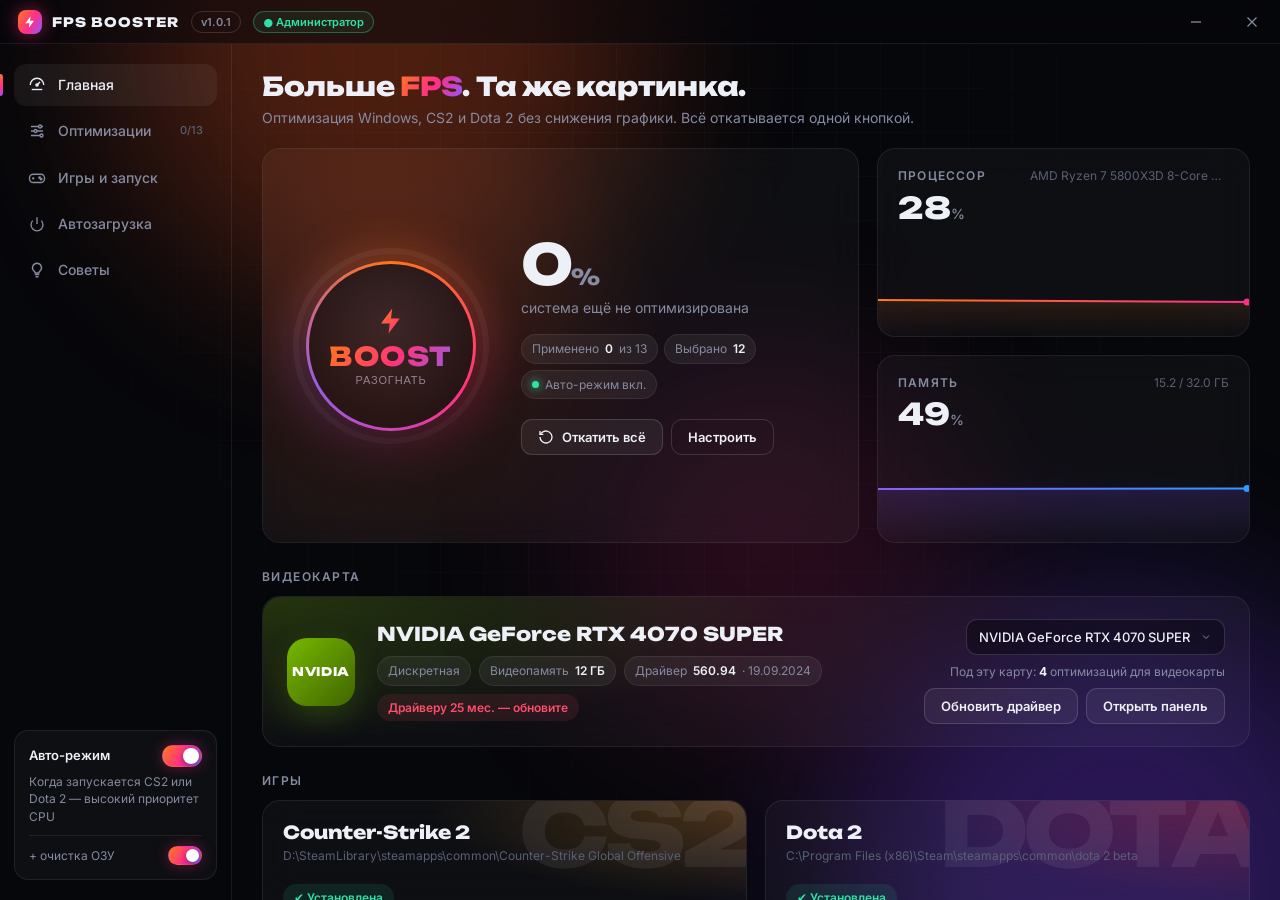
<file: fps_booster/ui/index.html>
<!doctype html>
<html lang="ru">
<head>
<meta charset="utf-8">
<meta name="viewport" content="width=device-width, initial-scale=1">
<title>FPS Booster</title>
<link rel="stylesheet" href="fonts.css">
<style>
:root {
  --bg: #06070b;
  --panel: rgba(255, 255, 255, .035);
  --panel-2: rgba(255, 255, 255, .06);
  --border: rgba(255, 255, 255, .075);
  --border-strong: rgba(255, 255, 255, .14);
  --text: #eef0f7;
  --muted: #858ba0;
  --dim: #5a6074;
  --a1: #ff7a18;
  --a2: #ff2d8a;
  --a3: #8b5cff;
  --good: #2de2a6;
  --bad: #ff4d6d;
  --warn: #ffc24b;
  --grad: linear-gradient(120deg, var(--a1), var(--a2) 55%, var(--a3));
  --radius: 18px;
  --font: "Inter", "Segoe UI Variable Text", "Segoe UI", system-ui, sans-serif;
  --display: "Unbounded", "Segoe UI Variable Display", "Segoe UI", sans-serif;
}
* { box-sizing: border-box; margin: 0; padding: 0; }
html, body { height: 100%; }
body {
  background: var(--bg);
  color: var(--text);
  font: 14px/1.45 var(--font);
  overflow: hidden;
  user-select: none;
  -webkit-font-smoothing: antialiased;
}
/* фон: мягкие цветные пятна + сетка */
.backdrop { position: fixed; inset: 0; z-index: -1; overflow: hidden; }
.blob { position: absolute; border-radius: 50%; filter: blur(90px); opacity: .55; animation: drift 22s ease-in-out infinite alternate; }
.blob.b1 { width: 520px; height: 520px; background: #ff5a1f; top: -220px; left: 120px; opacity: .28; }
.blob.b2 { width: 560px; height: 560px; background: #7b3dff; bottom: -260px; right: -120px; opacity: .3; animation-delay: -8s; }
.blob.b3 { width: 380px; height: 380px; background: #ff2d8a; top: 40%; left: 45%; opacity: .14; animation-delay: -14s; }
@keyframes drift { to { transform: translate(60px, 40px) scale(1.12); } }
.grid {
  position: absolute; inset: 0;
  background-image: linear-gradient(rgba(255,255,255,.025) 1px, transparent 1px),
                    linear-gradient(90deg, rgba(255,255,255,.025) 1px, transparent 1px);
  background-size: 44px 44px;
  mask-image: radial-gradient(ellipse at 50% 30%, #000 20%, transparent 75%);
}

/* каркас */
.app { display: grid; grid-template-rows: 44px 1fr; height: 100vh; }
.titlebar {
  display: flex; align-items: center; gap: 12px; padding: 0 6px 0 18px;
  border-bottom: 1px solid var(--border);
  background: rgba(6, 7, 11, .55); backdrop-filter: blur(20px);
}
.logo { display: flex; align-items: center; gap: 10px; font: 800 13px var(--display); letter-spacing: .08em; }
.logo-mark {
  width: 24px; height: 24px; border-radius: 8px; background: var(--grad);
  display: grid; place-items: center; box-shadow: 0 0 18px rgba(255, 60, 120, .5);
}
.logo-mark svg { width: 14px; height: 14px; }
.badge {
  font: 600 11px var(--font); padding: 3px 9px; border-radius: 99px;
  border: 1px solid var(--border-strong); color: var(--muted);
}
.badge.good { color: var(--good); border-color: rgba(45, 226, 166, .35); background: rgba(45, 226, 166, .08); }
.badge.warn { color: var(--warn); border-color: rgba(255, 194, 75, .35); background: rgba(255, 194, 75, .08); }
.titlebar .spacer { flex: 1; align-self: stretch; }
.win-btn {
  width: 44px; height: 32px; border: 0; border-radius: 8px; background: transparent;
  color: var(--muted); display: grid; place-items: center; cursor: pointer; transition: .15s;
}
.win-btn:hover { background: var(--panel-2); color: var(--text); }
.win-btn.close:hover { background: #e81123; color: #fff; }

.body { display: grid; grid-template-columns: 232px 1fr; min-height: 0; }

/* боковое меню */
.sidebar { padding: 20px 14px; display: flex; flex-direction: column; gap: 4px; border-right: 1px solid var(--border); }
.nav {
  display: flex; align-items: center; gap: 12px; padding: 11px 14px; border-radius: 12px;
  color: var(--muted); cursor: pointer; font-weight: 500; transition: .18s; position: relative;
}
.nav svg { width: 18px; height: 18px; flex: none; }
.nav:hover { color: var(--text); background: var(--panel); }
.nav.active { color: var(--text); background: var(--panel-2); }
.nav.active::before {
  content: ""; position: absolute; left: -14px; top: 10px; bottom: 10px; width: 3px;
  border-radius: 0 3px 3px 0; background: var(--grad);
}
.nav .count { margin-left: auto; font-size: 11px; color: var(--dim); }
.side-foot { margin-top: auto; }
.auto-card {
  padding: 14px; border-radius: 14px; background: var(--panel); border: 1px solid var(--border);
}
.auto-card .row { display: flex; align-items: center; justify-content: space-between; gap: 10px; }
.auto-card h4 { font-size: 13px; font-weight: 600; }
.auto-card p { font-size: 12px; color: var(--muted); margin-top: 6px; }
.auto-card .sub { margin-top: 10px; padding-top: 10px; border-top: 1px solid var(--border); font-size: 12px; color: var(--muted); }

/* переключатель */
.switch { position: relative; width: 40px; height: 22px; flex: none; cursor: pointer; }
.switch input { display: none; }
.switch i {
  position: absolute; inset: 0; border-radius: 99px; background: rgba(255,255,255,.1);
  transition: .25s; border: 1px solid var(--border);
}
.switch i::after {
  content: ""; position: absolute; top: 2px; left: 2px; width: 16px; height: 16px; border-radius: 50%;
  background: #fff; transition: .25s cubic-bezier(.4, 1.4, .6, 1); box-shadow: 0 2px 6px rgba(0,0,0,.4);
}
.switch input:checked + i { background: var(--grad); border-color: transparent; box-shadow: 0 0 14px rgba(255, 45, 138, .35); }
.switch input:checked + i::after { transform: translateX(18px); }
.switch input:disabled + i { opacity: .35; cursor: not-allowed; }
.switch.sm { width: 34px; height: 19px; }
.switch.sm i::after { width: 13px; height: 13px; }
.switch.sm input:checked + i::after { transform: translateX(15px); }

/* страницы */
.main { overflow-y: auto; padding: 26px 30px 30px; scroll-behavior: smooth; }
.main::-webkit-scrollbar { width: 10px; }
.main::-webkit-scrollbar-thumb { background: rgba(255,255,255,.08); border-radius: 10px; border: 3px solid transparent; background-clip: padding-box; }
.page { display: none; animation: enter .45s cubic-bezier(.2, .8, .2, 1); }
.page.active { display: block; }
@keyframes enter { from { opacity: 0; transform: translateY(10px); } }
.page-head { display: flex; align-items: flex-end; justify-content: space-between; gap: 16px; margin-bottom: 20px; }
h1 { font: 800 26px var(--display); letter-spacing: -.01em; }
h1 .g, .g { background: var(--grad); -webkit-background-clip: text; background-clip: text; color: transparent; }
.lead { color: var(--muted); margin-top: 6px; }
h3 { font: 600 12px var(--font); text-transform: uppercase; letter-spacing: .12em; color: var(--muted); margin: 26px 0 12px; }

.card {
  background: var(--panel); border: 1px solid var(--border); border-radius: var(--radius);
  backdrop-filter: blur(18px); position: relative;
}

/* главная */
.dash { display: grid; grid-template-columns: 1.6fr 1fr; gap: 18px; }
.hero { padding: 28px; display: flex; align-items: center; gap: 30px; overflow: hidden; }
.hero::after {
  content: ""; position: absolute; inset: 0; border-radius: inherit; pointer-events: none;
  background: radial-gradient(circle at 20% 50%, rgba(255, 90, 40, .16), transparent 55%);
}
.boost-wrap { position: relative; width: 200px; height: 200px; flex: none; }
.ring-svg { position: absolute; inset: 0; transform: rotate(-90deg); }
.ring-svg circle { fill: none; stroke-width: 6; }
.ring-svg .track { stroke: rgba(255,255,255,.06); }
.ring-svg .val { stroke: url(#ringGrad); stroke-linecap: round; transition: stroke-dashoffset 1.2s cubic-bezier(.2, .8, .2, 1); filter: drop-shadow(0 0 6px rgba(255, 60, 130, .6)); }
.boost {
  position: absolute; inset: 18px; border-radius: 50%; border: 0; cursor: pointer;
  background: radial-gradient(circle at 50% 35%, #1b1d27, #0b0c12 70%);
  color: var(--text); display: grid; place-items: center; isolation: isolate;
  transition: transform .25s cubic-bezier(.3, 1.5, .5, 1);
  box-shadow: 0 20px 50px rgba(0,0,0,.5), inset 0 1px 0 rgba(255,255,255,.08);
}
.boost::before {
  content: ""; position: absolute; inset: -3px; border-radius: 50%; z-index: -1;
  background: conic-gradient(from 0deg, var(--a1), var(--a2), var(--a3), var(--a1));
  animation: spin 4s linear infinite;
}
.boost::after {
  content: ""; position: absolute; inset: 0; border-radius: 50%; z-index: -1;
  background: radial-gradient(circle at 50% 35%, #1b1d27, #0b0c12 70%);
}
.boost-glow {
  position: absolute; inset: 10px; border-radius: 50%; background: conic-gradient(var(--a1), var(--a2), var(--a3), var(--a1));
  filter: blur(26px); opacity: .45; animation: spin 4s linear infinite, pulse 2.6s ease-in-out infinite;
}
@keyframes spin { to { transform: rotate(360deg); } }
@keyframes pulse { 50% { opacity: .75; } }
.boost:hover { transform: scale(1.04); }
.boost:active { transform: scale(.97); }
.boost .label { font: 800 26px var(--display); letter-spacing: .06em; background: var(--grad); -webkit-background-clip: text; background-clip: text; color: transparent; }
.boost .sub { font-size: 11px; color: var(--muted); margin-top: 2px; letter-spacing: .08em; text-transform: uppercase; }
.boost .inner { display: grid; justify-items: center; }
.boost svg.bolt { width: 30px; height: 30px; margin-bottom: 4px; }
.boost.busy::before { animation-duration: .8s; }
.boost.busy .boost-glow { animation-duration: .8s; }
.boost:disabled { cursor: progress; }
.hero-info { position: relative; z-index: 1; min-width: 0; }
.score { font: 800 56px/1 var(--display); letter-spacing: -.03em; }
.score small { font-size: 22px; color: var(--muted); }
.hero-info .lbl { color: var(--muted); margin-top: 6px; }
.hero-info .chips { display: flex; flex-wrap: wrap; gap: 6px; margin-top: 16px; }
.chip {
  font-size: 12px; padding: 5px 10px; border-radius: 99px; background: var(--panel-2);
  border: 1px solid var(--border); color: var(--muted); display: inline-flex; align-items: center; gap: 6px;
}
.chip b { color: var(--text); font-weight: 600; }
.dot { width: 7px; height: 7px; border-radius: 50%; background: var(--dim); display: inline-block; }
.dot.on { background: var(--good); box-shadow: 0 0 10px var(--good); animation: blink 1.6s infinite; }
@keyframes blink { 50% { opacity: .45; } }
.hero-actions { display: flex; gap: 8px; margin-top: 20px; }

.btn {
  border: 1px solid var(--border-strong); background: var(--panel-2); color: var(--text);
  padding: 9px 16px; border-radius: 11px; font: 600 13px var(--font); cursor: pointer;
  display: inline-flex; align-items: center; gap: 8px; transition: .18s; white-space: nowrap;
}
.btn svg { width: 16px; height: 16px; }
.btn:hover { background: rgba(255,255,255,.1); transform: translateY(-1px); }
.btn:disabled { opacity: .45; pointer-events: none; }
.btn.primary { background: var(--grad); border-color: transparent; color: #fff; box-shadow: 0 8px 24px rgba(255, 45, 138, .3); }
.btn.ghost { background: transparent; }

.stats { display: grid; grid-template-rows: 1fr 1fr; gap: 18px; }
.stat { padding: 18px 20px 0; overflow: hidden; display: flex; flex-direction: column; }
.stat .top { display: flex; justify-content: space-between; align-items: baseline; }
.stat .name { color: var(--muted); font-size: 12px; font-weight: 600; letter-spacing: .1em; text-transform: uppercase; }
.stat .val { font: 800 30px var(--display); margin-top: 4px; }
.stat .val small { font-size: 14px; color: var(--muted); font-family: var(--font); font-weight: 500; }
.stat .meta { color: var(--dim); font-size: 12px; white-space: nowrap; overflow: hidden; text-overflow: ellipsis; max-width: 60%; }
.stat canvas { width: calc(100% + 40px); margin: auto -20px 0; flex: 1; min-height: 60px; max-height: 110px; display: block; }

.games { display: grid; grid-template-columns: 1fr 1fr; gap: 18px; }
.game {
  padding: 20px; overflow: hidden; min-height: 132px; display: flex; flex-direction: column; justify-content: space-between;
}
.game::before {
  content: ""; position: absolute; inset: 0; border-radius: inherit; opacity: .9; pointer-events: none;
}
.game.cs2::before { background: radial-gradient(120% 140% at 100% 0%, rgba(255, 170, 40, .28), transparent 55%); }
.game.dota2::before { background: radial-gradient(120% 140% at 100% 0%, rgba(230, 40, 40, .3), transparent 55%); }
.game .emblem {
  position: absolute; right: -10px; top: -18px; font: 800 96px/1 var(--display); letter-spacing: -.06em;
  opacity: .07; pointer-events: none;
}
.game .gname { font: 800 18px var(--display); position: relative; }
.game .gpath { font-size: 12px; color: var(--dim); margin-top: 4px; white-space: nowrap; overflow: hidden; text-overflow: ellipsis; position: relative; }
.game .gstatus { display: flex; gap: 8px; flex-wrap: wrap; position: relative; margin-top: 16px; }
.pill { font-size: 12px; font-weight: 600; padding: 5px 11px; border-radius: 99px; display: inline-flex; align-items: center; gap: 7px; }
.pill.good { background: rgba(45, 226, 166, .1); color: var(--good); }
.pill.bad { background: rgba(255, 77, 109, .1); color: var(--bad); }
.pill.hot { background: var(--grad); color: #fff; box-shadow: 0 6px 18px rgba(255, 45, 138, .35); }
.pill.mut { background: var(--panel-2); color: var(--muted); }

.quick { display: grid; grid-template-columns: repeat(3, 1fr); gap: 18px; }
.tile { padding: 18px; cursor: pointer; transition: .2s; display: flex; gap: 14px; align-items: center; }
.tile:hover { border-color: var(--border-strong); transform: translateY(-2px); background: var(--panel-2); }
.tile .ic {
  width: 42px; height: 42px; border-radius: 12px; display: grid; place-items: center; flex: none;
  background: rgba(255,255,255,.05); border: 1px solid var(--border);
}
.tile .ic svg { width: 20px; height: 20px; }
.tile h4 { font-size: 14px; font-weight: 600; }
.tile p { font-size: 12px; color: var(--muted); }

.feed { padding: 6px 0; max-height: 240px; overflow-y: auto; font-size: 13px; }
.feed::-webkit-scrollbar { width: 8px; }
.feed::-webkit-scrollbar-thumb { background: rgba(255,255,255,.08); border-radius: 8px; }
.feed .ln { display: flex; gap: 12px; padding: 6px 18px; animation: enter .3s; }
.feed .ln .t { color: var(--dim); font-variant-numeric: tabular-nums; flex: none; font-size: 12px; padding-top: 1px; }
.feed .ln.ok .m { color: var(--good); }
.feed .ln.err .m { color: var(--bad); }
.feed .ln.warn .m { color: var(--warn); }
.feed .ln.head .m { font-weight: 700; background: var(--grad); -webkit-background-clip: text; background-clip: text; color: transparent; }
.feed .empty { color: var(--dim); padding: 14px 18px; }

/* оптимизации */
.tw-grid { display: grid; grid-template-columns: 1fr 1fr; gap: 12px; }

/* видеокарта */
.gpu-card { padding: 22px 24px; display: grid; grid-template-columns: auto 1fr auto; gap: 22px; align-items: center; overflow: hidden; --vc: var(--a3); --vg: rgba(139, 92, 255, .25); }
.gpu-card.nvidia { --vc: #76b900; --vg: rgba(118, 185, 0, .22); }
.gpu-card.amd { --vc: #ed1c24; --vg: rgba(237, 28, 36, .22); }
.gpu-card.intel { --vc: #0a84ff; --vg: rgba(10, 132, 255, .22); }
.gpu-card::before { content: ""; position: absolute; inset: 0; border-radius: inherit; pointer-events: none; background: radial-gradient(90% 160% at 0% 0%, var(--vg), transparent 60%); }
.vlogo { position: relative; width: 68px; height: 68px; border-radius: 20px; display: grid; place-items: center; font: 800 12px var(--display); letter-spacing: .06em; color: #fff; background: linear-gradient(135deg, var(--vc), color-mix(in srgb, var(--vc) 55%, #000)); box-shadow: 0 12px 30px var(--vg); }
.gpu-info { position: relative; min-width: 0; }
.gpu-name { font: 800 19px var(--display); white-space: nowrap; overflow: hidden; text-overflow: ellipsis; }
.gpu-meta { display: flex; gap: 8px; flex-wrap: wrap; margin-top: 10px; }
.gpu-side { position: relative; display: grid; gap: 8px; justify-items: end; }
.gpu-side .row { display: flex; gap: 8px; }
.gsel { appearance: none; padding: 9px 34px 9px 12px; border-radius: 11px; border: 1px solid var(--border-strong); background: rgba(0,0,0,.35) url("data:image/svg+xml,%3Csvg xmlns='http://www.w3.org/2000/svg' width='12' height='12' fill='none' stroke='%23858ba0' stroke-width='2' viewBox='0 0 24 24'%3E%3Cpath d='m6 9 6 6 6-6'/%3E%3C/svg%3E") right 12px center no-repeat; color: var(--text); font: 500 13px var(--font); max-width: 300px; cursor: pointer; outline: none; }
.gsel option { background: #12141c; }
.gpu-auto { font-size: 12px; color: var(--muted); }
.gpu-auto b { color: var(--text); }
.vtips { padding: 18px 20px; margin-top: 12px; display: grid; grid-template-columns: 1fr auto; gap: 16px; align-items: start; }
.vtips h4 { font-size: 14px; }
.vtips ul { margin-top: 8px; padding-left: 18px; display: grid; gap: 5px; }
.vtips li { font-size: 13px; color: var(--muted); }
.tw {
  padding: 16px 18px; display: flex; gap: 14px; align-items: flex-start; transition: .2s; cursor: pointer;
}
.tw:hover { border-color: var(--border-strong); }
.tw.on { border-color: rgba(255, 60, 130, .35); background: linear-gradient(135deg, rgba(255, 110, 40, .07), rgba(139, 92, 255, .06)); }
.tw.off-avail { opacity: .45; cursor: default; }
.tw .body2 { flex: 1; min-width: 0; }
.tw h4 { font-size: 14px; font-weight: 600; }
.tw .tags { display: flex; gap: 6px; flex-wrap: wrap; margin-top: 7px; }
.tw .tags:empty { display: none; }
.tw p { font-size: 12.5px; color: var(--muted); margin-top: 5px; }
.tag { font-size: 10.5px; font-weight: 600; padding: 2px 7px; border-radius: 6px; background: var(--panel-2); color: var(--muted); letter-spacing: .02em; }
.tag.applied { background: rgba(45, 226, 166, .12); color: var(--good); }
.tag.lock { background: rgba(255, 194, 75, .12); color: var(--warn); }

/* игры */
.launch { padding: 20px; margin-bottom: 14px; }
.launch-row { display: flex; gap: 10px; margin-top: 14px; }
.code {
  flex: 1; font: 500 14px "Cascadia Code", Consolas, monospace; padding: 12px 14px; border-radius: 12px;
  background: rgba(0,0,0,.35); border: 1px solid var(--border); color: #ffd3b0; user-select: text;
}
.notes { margin-top: 12px; display: grid; gap: 6px; }
.notes div { font-size: 13px; color: var(--muted); }
.notes code { font-family: Consolas, monospace; color: var(--text); background: var(--panel-2); padding: 1px 6px; border-radius: 6px; }
.howto { display: flex; gap: 10px; align-items: center; flex-wrap: wrap; color: var(--muted); font-size: 13px; }
.howto span.k { color: var(--text); background: var(--panel-2); padding: 3px 9px; border-radius: 8px; border: 1px solid var(--border); }
.callout {
  padding: 14px 16px; border-radius: 14px; border: 1px solid rgba(255, 194, 75, .25); background: rgba(255, 194, 75, .06);
  color: #ffe2a6; font-size: 13px; margin-top: 16px; display: flex; gap: 10px;
}

/* автозагрузка */
.search {
  width: 280px; padding: 10px 14px 10px 38px; border-radius: 12px; border: 1px solid var(--border);
  background: var(--panel) url("data:image/svg+xml,%3Csvg xmlns='http://www.w3.org/2000/svg' width='16' height='16' fill='none' stroke='%23858ba0' stroke-width='2' viewBox='0 0 24 24'%3E%3Ccircle cx='11' cy='11' r='7'/%3E%3Cpath d='m20 20-3.5-3.5'/%3E%3C/svg%3E") 13px center no-repeat;
  color: var(--text); font: 14px var(--font); outline: none; transition: .2s;
}
.search:focus { border-color: rgba(255, 60, 130, .5); box-shadow: 0 0 0 4px rgba(255, 45, 138, .1); }
.st-list { display: grid; gap: 8px; }
.st { padding: 12px 16px; display: flex; align-items: center; gap: 14px; }
.st .av {
  width: 36px; height: 36px; border-radius: 10px; flex: none; display: grid; place-items: center;
  font: 800 14px var(--display); color: #fff;
}
.st .info { flex: 1; min-width: 0; }
.st .info b { font-weight: 600; }
.st .info div { font-size: 12px; color: var(--dim); white-space: nowrap; overflow: hidden; text-overflow: ellipsis; }
.st.disabled .info b { color: var(--muted); }

/* советы */
.tips { display: grid; grid-template-columns: repeat(2, 1fr); gap: 14px; }
.tip { padding: 20px; }
.tip .num { font: 800 13px var(--display); background: var(--grad); -webkit-background-clip: text; background-clip: text; color: transparent; }
.tip h4 { font-size: 15px; margin: 6px 0 6px; }
.tip p, .tip li { font-size: 13px; color: var(--muted); }
.tip ul { padding-left: 18px; margin-top: 4px; }
.tip .big { font: 800 13px var(--font); color: var(--good); margin-top: 10px; }
.nots { padding: 20px; margin-top: 14px; }
.nots ul { list-style: none; display: grid; grid-template-columns: 1fr 1fr; gap: 8px 20px; margin-top: 10px; }
.nots li { font-size: 13px; color: var(--muted); display: flex; gap: 8px; }
.nots li::before { content: "✕"; color: var(--bad); font-weight: 700; }

/* модалка и тосты */
.modal-bg {
  position: fixed; inset: 0; background: rgba(3, 4, 8, .6); backdrop-filter: blur(8px);
  display: none; place-items: center; z-index: 50; animation: fade .25s;
}
.modal-bg.show { display: grid; }
@keyframes fade { from { opacity: 0; } }
.modal {
  width: 440px; padding: 30px; text-align: center; border-radius: 24px;
  background: linear-gradient(180deg, rgba(30, 32, 44, .95), rgba(14, 15, 22, .95));
  border: 1px solid var(--border-strong); box-shadow: 0 40px 100px rgba(0,0,0,.6);
  animation: pop .45s cubic-bezier(.2, 1.4, .4, 1);
}
@keyframes pop { from { transform: scale(.85); opacity: 0; } }
.check { width: 84px; height: 84px; margin: 0 auto 16px; border-radius: 50%; background: var(--grad); display: grid; place-items: center; box-shadow: 0 0 40px rgba(255, 45, 138, .5); }
.check svg { width: 40px; height: 40px; stroke-dasharray: 40; stroke-dashoffset: 40; animation: draw .6s .25s forwards; }
@keyframes draw { to { stroke-dashoffset: 0; } }
.modal h2 { font: 800 22px var(--display); }
.modal p { color: var(--muted); margin-top: 8px; }
.modal .errs { text-align: left; margin-top: 14px; font-size: 12.5px; color: var(--bad); background: rgba(255, 77, 109, .07); border-radius: 12px; padding: 10px 14px; max-height: 140px; overflow: auto; }
.modal .btns { display: flex; justify-content: center; gap: 10px; margin-top: 22px; }
.toasts { position: fixed; right: 22px; bottom: 22px; display: grid; gap: 10px; z-index: 60; }
.toast {
  padding: 12px 16px; border-radius: 14px; background: rgba(24, 26, 36, .92); border: 1px solid var(--border-strong);
  backdrop-filter: blur(16px); box-shadow: 0 16px 40px rgba(0,0,0,.45); display: flex; gap: 10px; align-items: center;
  animation: slide .35s cubic-bezier(.2, 1.2, .4, 1); font-weight: 500; max-width: 360px;
}
.toast.out { animation: slideout .3s forwards; }
.toast .dot { flex: none; }
@keyframes slide { from { transform: translateX(40px); opacity: 0; } }
@keyframes slideout { to { transform: translateX(40px); opacity: 0; } }

@media (max-width: 1080px) {
  .dash, .games, .tw-grid, .tips { grid-template-columns: 1fr; }
  .gpu-card { grid-template-columns: auto 1fr; }
  .gpu-side { grid-column: 1 / -1; justify-items: start; }
  .quick { grid-template-columns: 1fr; }
}
</style>
</head>
<body>
<div class="backdrop"><div class="blob b1"></div><div class="blob b2"></div><div class="blob b3"></div><div class="grid"></div></div>

<svg width="0" height="0" style="position:absolute">
  <defs>
    <linearGradient id="ringGrad" x1="0" y1="0" x2="1" y2="1">
      <stop offset="0" stop-color="#ff7a18"/><stop offset=".55" stop-color="#ff2d8a"/><stop offset="1" stop-color="#8b5cff"/>
    </linearGradient>
    <linearGradient id="iconGrad" x1="0" y1="0" x2="1" y2="1">
      <stop offset="0" stop-color="#ff7a18"/><stop offset="1" stop-color="#ff2d8a"/>
    </linearGradient>
  </defs>
</svg>

<div class="app">
  <header class="titlebar pywebview-drag-region">
    <div class="logo">
      <div class="logo-mark"><svg viewBox="0 0 24 24" fill="#fff"><path d="M13 2 4 14h7l-1 8 9-12h-7z"/></svg></div>
      FPS BOOSTER
    </div>
    <span class="badge" id="verBadge">v1.0</span>
    <span class="badge" id="adminBadge">…</span>
    <div class="spacer pywebview-drag-region"></div>
    <button class="win-btn" onclick="api('minimize')" title="Свернуть">
      <svg width="12" height="12" viewBox="0 0 12 12"><path d="M1 6h10" stroke="currentColor" stroke-width="1.3"/></svg>
    </button>
    <button class="win-btn close" onclick="api('close')" title="Закрыть">
      <svg width="12" height="12" viewBox="0 0 12 12"><path d="m1.5 1.5 9 9m0-9-9 9" stroke="currentColor" stroke-width="1.3"/></svg>
    </button>
  </header>

  <div class="body">
    <nav class="sidebar">
      <div class="nav active" data-page="home">
        <svg viewBox="0 0 24 24" fill="none" stroke="currentColor" stroke-width="1.8"><path d="M3 12a9 9 0 1 1 18 0"/><path d="m12 12 4-4"/><circle cx="12" cy="12" r="1.5" fill="currentColor"/><path d="M5 18h14"/></svg>
        Главная
      </div>
      <div class="nav" data-page="tweaks">
        <svg viewBox="0 0 24 24" fill="none" stroke="currentColor" stroke-width="1.8"><path d="M4 6h10M18 6h2M4 12h4M12 12h8M4 18h12M20 18h0"/><circle cx="16" cy="6" r="2"/><circle cx="10" cy="12" r="2"/><circle cx="18" cy="18" r="2"/></svg>
        Оптимизации <span class="count" id="twCount"></span>
      </div>
      <div class="nav" data-page="games">
        <svg viewBox="0 0 24 24" fill="none" stroke="currentColor" stroke-width="1.8"><rect x="2" y="7" width="20" height="11" rx="5"/><path d="M7 11v3M5.5 12.5h3"/><circle cx="15.5" cy="11.5" r="1" fill="currentColor"/><circle cx="17.5" cy="13.5" r="1" fill="currentColor"/></svg>
        Игры и запуск
      </div>
      <div class="nav" data-page="startup">
        <svg viewBox="0 0 24 24" fill="none" stroke="currentColor" stroke-width="1.8"><path d="M12 3v9"/><path d="M6.3 7.5a8 8 0 1 0 11.4 0"/></svg>
        Автозагрузка
      </div>
      <div class="nav" data-page="tips">
        <svg viewBox="0 0 24 24" fill="none" stroke="currentColor" stroke-width="1.8"><path d="M9 18h6M10 21h4"/><path d="M12 3a6 6 0 0 0-3.6 10.8c.8.6 1.1 1.3 1.1 2.2h5c0-.9.3-1.6 1.1-2.2A6 6 0 0 0 12 3Z"/></svg>
        Советы
      </div>

      <div class="side-foot">
        <div class="auto-card">
          <div class="row"><h4>Авто-режим</h4>
            <label class="switch"><input type="checkbox" id="watchSw"><i></i></label></div>
          <p>Когда запускается CS2 или Dota 2 — высокий приоритет CPU</p>
          <div class="row sub"><span>+ очистка ОЗУ</span>
            <label class="switch sm"><input type="checkbox" id="purgeSw"><i></i></label></div>
        </div>
      </div>
    </nav>

    <main class="main">
      <!-- ГЛАВНАЯ -->
      <section class="page active" id="page-home">
        <div class="page-head">
          <div>
            <h1>Больше <span class="g">FPS</span>. Та же картинка.</h1>
            <p class="lead">Оптимизация Windows, CS2 и Dota 2 без снижения графики. Всё откатывается одной кнопкой.</p>
          </div>
        </div>

        <div class="dash">
          <div class="card hero">
            <div class="boost-wrap">
              <svg class="ring-svg" viewBox="0 0 200 200"><circle class="track" cx="100" cy="100" r="95"/><circle class="val" id="ring" cx="100" cy="100" r="95" stroke-dasharray="597" stroke-dashoffset="597"/></svg>
              <div class="boost-glow"></div>
              <button class="boost" id="boostBtn">
                <div class="inner">
                  <svg class="bolt" viewBox="0 0 24 24" fill="url(#iconGrad)"><path d="M13 2 4 14h7l-1 8 9-12h-7z"/></svg>
                  <span class="label" id="boostLabel">BOOST</span>
                  <span class="sub" id="boostSub">разогнать</span>
                </div>
              </button>
            </div>
            <div class="hero-info">
              <div class="score"><span id="score">0</span><small>%</small></div>
              <div class="lbl" id="scoreLbl">системы оптимизировано</div>
              <div class="chips" id="heroChips"></div>
              <div class="hero-actions">
                <button class="btn" id="revertBtn">
                  <svg viewBox="0 0 24 24" fill="none" stroke="currentColor" stroke-width="2"><path d="M3 12a9 9 0 1 0 3-6.7L3 8"/><path d="M3 3v5h5"/></svg>
                  Откатить всё</button>
                <button class="btn ghost" onclick="go('tweaks')">Настроить</button>
              </div>
            </div>
          </div>

          <div class="stats">
            <div class="card stat">
              <div class="top"><span class="name">Процессор</span><span class="meta" id="cpuName"></span></div>
              <div class="val"><span id="cpuVal">0</span><small>%</small></div>
              <canvas id="cpuChart"></canvas>
            </div>
            <div class="card stat">
              <div class="top"><span class="name">Память</span><span class="meta" id="ramMeta"></span></div>
              <div class="val"><span id="ramVal">0</span><small>%</small></div>
              <canvas id="ramChart"></canvas>
            </div>
          </div>
        </div>

        <h3>Видеокарта</h3>
        <div class="card gpu-card" id="gpuCard"></div>

        <h3>Игры</h3>
        <div class="games" id="gameCards"></div>

        <h3>Быстрые действия</h3>
        <div class="quick">
          <div class="card tile" id="qPurge">
            <div class="ic"><svg viewBox="0 0 24 24" fill="none" stroke="url(#iconGrad)" stroke-width="2"><rect x="4" y="6" width="16" height="12" rx="2"/><path d="M8 6V4M12 6V4M16 6V4M8 20v-2M12 20v-2M16 20v-2"/><path d="M9 10h6v4H9z"/></svg></div>
            <div><h4>Очистить ОЗУ</h4><p>Сбросить standby-кэш — меньше фризов</p></div>
          </div>
          <div class="card tile" id="qTemp">
            <div class="ic"><svg viewBox="0 0 24 24" fill="none" stroke="url(#iconGrad)" stroke-width="2"><path d="M4 7h16M10 11v6M14 11v6"/><path d="M6 7l1 13h10l1-13M9 7V4h6v3"/></svg></div>
            <div><h4>Очистить temp</h4><p>Удалить мусор старше суток</p></div>
          </div>
          <div class="card tile" onclick="go('startup')">
            <div class="ic"><svg viewBox="0 0 24 24" fill="none" stroke="url(#iconGrad)" stroke-width="2"><path d="M12 3v9"/><path d="M6.3 7.5a8 8 0 1 0 11.4 0"/></svg></div>
            <div><h4>Автозагрузка</h4><p>Быстрее старт Windows</p></div>
          </div>
        </div>

        <h3>Журнал</h3>
        <div class="card feed" id="feed"><div class="empty">Здесь появятся действия программы</div></div>
      </section>

      <!-- ОПТИМИЗАЦИИ -->
      <section class="page" id="page-tweaks">
        <div class="page-head">
          <div>
            <h1>Оптимизации</h1>
            <p class="lead">Выберите, что применить кнопкой BOOST. Ни один пункт не снижает качество графики в играх.</p>
          </div>
          <div style="display:flex;gap:8px">
            <button class="btn ghost" id="selRec" title="Набор, подобранный под вашу видеокарту и ПК">★ Рекомендуемое</button>
            <button class="btn ghost" id="selAll">Выбрать все</button>
            <button class="btn primary" id="boost2">
              <svg viewBox="0 0 24 24" fill="#fff"><path d="M13 2 4 14h7l-1 8 9-12h-7z"/></svg>BOOST</button>
          </div>
        </div>
        <h3 style="margin-top:4px">Для игр</h3>
        <div class="tw-grid" id="twGame"></div>
        <h3>Для видеокарты <span id="gpuShort" style="text-transform:none;letter-spacing:0;color:var(--dim)"></span></h3>
        <div class="tw-grid" id="twGpu"></div>
        <div class="card vtips" id="vendorTips"></div>
        <h3>Для всего ПК</h3>
        <div class="tw-grid" id="twSystem"></div>
      </section>

      <!-- ИГРЫ -->
      <section class="page" id="page-games">
        <div class="page-head">
          <div>
            <h1>Параметры запуска</h1>
            <p class="lead">Эти параметры ускоряют запуск и работу игры, но не меняют графику.</p>
          </div>
        </div>
        <div class="howto" style="margin-bottom:16px">
          <span class="k">Steam</span>→<span class="k">Библиотека</span>→<span class="k">ПКМ по игре</span>→<span class="k">Свойства</span>→<span class="k">Параметры запуска</span>
        </div>
        <div id="launchCards"></div>
        <div class="callout">⚠ <span>Не добавляйте <b>-high</b> и <b>-threads</b>: Valve их не рекомендует, в CS2 они могут даже снизить FPS. Высокий приоритет безопасно выставит авто-режим этой программы.</span></div>
      </section>

      <!-- АВТОЗАГРУЗКА -->
      <section class="page" id="page-startup">
        <div class="page-head">
          <div>
            <h1>Автозагрузка</h1>
            <p class="lead">Меньше программ при старте — быстрее Windows и больше свободной памяти для игры.</p>
          </div>
          <input class="search" id="stSearch" placeholder="Поиск программы">
        </div>
        <div class="st-list" id="stList"></div>
      </section>

      <!-- СОВЕТЫ -->
      <section class="page" id="page-tips">
        <div class="page-head">
          <div>
            <h1>Ещё больше <span class="g">FPS</span></h1>
            <p class="lead">То, что программа не может сделать за вас, но что даёт реальный прирост без потери качества.</p>
          </div>
        </div>
        <div class="tips">
          <div class="card tip"><div class="num">01</div><h4>Включите XMP / EXPO в BIOS</h4>
            <p>Без этого оперативка часто работает на 2133–2666 МГц вместо заявленных 3200–6000. CS2 и Dota 2 очень зависят от памяти.</p>
            <div class="big">до +20–30% FPS</div></div>
          <div class="card tip"><div class="num">02</div><h4>Свежий драйвер видеокарты</h4>
            <p>NVIDIA / AMD / Intel регулярно выпускают оптимизации под CS2. Ставьте «чистую установку».</p>
            <div class="big">+5–15% в новых патчах</div></div>
          <div class="card tip"><div class="num">03</div><h4>Панель управления NVIDIA</h4>
            <ul><li>Электропитание — «Максимальная производительность»</li><li>Режим низкой задержки — «Вкл.»</li><li>Потоковая оптимизация — «Вкл.»</li><li>В CS2: NVIDIA Reflex — «Включено»</li></ul></div>
          <div class="card tip"><div class="num">04</div><h4>AMD Adrenalin</h4>
            <ul><li>Radeon Anti-Lag — вкл.</li><li>Radeon Chill — выкл.</li><li>Профиль «Киберспорт» без понижения качества</li></ul></div>
          <div class="card tip"><div class="num">05</div><h4>Полноэкранный режим</h4>
            <p>«Во весь экран» даёт меньше задержку и чуть больше FPS, чем «окно без рамки».</p></div>
          <div class="card tip"><div class="num">06</div><h4>Ноутбук</h4>
            <p>Играйте от сети, включите режим производительности в Armoury Crate / Lenovo Vantage / MSI Center. Следите за температурой — перегрев режет частоты сильнее всего.</p></div>
        </div>
        <div class="card nots"><h4>Что программа специально НЕ делает</h4>
          <ul>
            <li>Не понижает графику и разрешение</li>
            <li>Не трогает файлы игры — только autoexec.cfg (безопасно для VAC)</li>
            <li>Не ставит realtime-приоритет — он вешает звук и мышь</li>
            <li>Не отключает Защитник Windows и обновления</li>
          </ul></div>
      </section>
    </main>
  </div>
</div>

<div class="modal-bg" id="modal"><div class="modal" id="modalBox"></div></div>
<div class="toasts" id="toasts"></div>

<script>
const $ = (s, r = document) => r.querySelector(s);
const $$ = (s, r = document) => [...r.querySelectorAll(s)];
const esc = s => String(s).replace(/[&<>"']/g, c => ({ "&": "&amp;", "<": "&lt;", ">": "&gt;", '"': "&quot;", "'": "&#39;" }[c]));
const fmtGB = b => (b / 2 ** 30).toFixed(1);

let S = null;           // состояние из Python
let logCursor = 0;
let busy = false;
const cpuHist = [], ramHist = [];

function api(name, ...args) {
  if (window.pywebview && window.pywebview.api) return window.pywebview.api[name](...args);
  return Promise.resolve(Mock[name] ? Mock[name](...args) : null);
}

/* навигация */
function go(page) {
  $$(".nav").forEach(n => n.classList.toggle("active", n.dataset.page === page));
  $$(".page").forEach(p => p.classList.toggle("active", p.id === "page-" + page));
  $(".main").scrollTop = 0;
  if (page === "startup") loadStartup();
}
$$(".nav").forEach(n => n.addEventListener("click", () => go(n.dataset.page)));

/* тосты */
function toast(msg, kind = "ok") {
  const el = document.createElement("div");
  el.className = "toast";
  const color = { ok: "var(--good)", err: "var(--bad)", warn: "var(--warn)" }[kind] || "var(--good)";
  el.innerHTML = `<span class="dot" style="background:${color};box-shadow:0 0 10px ${color}"></span>${esc(msg)}`;
  $("#toasts").appendChild(el);
  setTimeout(() => { el.classList.add("out"); setTimeout(() => el.remove(), 300); }, 3200);
}

/* модалка */
function modal(html) { $("#modalBox").innerHTML = html; $("#modal").classList.add("show"); }
function closeModal() { $("#modal").classList.remove("show"); }
$("#modal").addEventListener("click", e => { if (e.target.id === "modal") closeModal(); });

/* отрисовка */
function renderAll() {
  $("#verBadge").textContent = "v" + S.version;
  const ab = $("#adminBadge");
  ab.textContent = S.admin ? "● Администратор" : "● Без прав админа";
  ab.className = "badge " + (S.admin ? "good" : "warn");
  $("#cpuName").textContent = `${S.cpu_name} · ${S.cores} потоков`;
  $("#watchSw").checked = S.settings.watch;
  $("#purgeSw").checked = S.settings.purge_on_start;
  renderGpu(); renderTweaks(); renderGames(); renderLaunch();
}

const VENDOR_LOGO = { nvidia: "NVIDIA", amd: "AMD", intel: "intel", other: "GPU" };
function fmtDate(iso) { if (!iso) return ""; const [y, m, d] = iso.split("-"); return `${d}.${m}.${y}`; }
function renderGpu() {
  const card = $("#gpuCard");
  const g = S.gpus.find(x => x.id === S.gpu);
  const v = S.vendor;
  $("#gpuShort").textContent = g ? "· " + g.name : "";
  if (!g) {
    card.className = "card gpu-card";
    card.innerHTML = `<div class="vlogo">GPU</div><div class="gpu-info"><div class="gpu-name">Видеокарта не определена</div>
      <div class="lead" style="margin-top:6px">Общие оптимизации всё равно применятся. Проверьте, установлен ли драйвер видеокарты.</div></div><div></div>`;
  } else {
    card.className = "card gpu-card " + g.vendor;
    const age = g.driver_age_days;
    const drv = g.driver_display ? `<span class="chip">Драйвер <b>${esc(g.driver_display)}</b>${g.driver_date ? " · " + fmtDate(g.driver_date) : ""}</span>` : "";
    const ageChip = age == null ? "" : age > 180
      ? `<span class="pill bad">Драйверу ${Math.floor(age / 30)} мес. — обновите</span>`
      : age > 90 ? `<span class="pill mut">Драйвер ${Math.floor(age / 30)} мес.</span>` : `<span class="pill good">✔ Свежий драйвер</span>`;
    const auto = S.tweaks.filter(t => t.category === "gpu" && t.available).length;
    const select = S.gpus.length > 1
      ? `<select class="gsel" id="gpuSel" title="Под какую карту оптимизировать">${S.gpus.map(x =>
          `<option value="${esc(x.id)}" ${x.id === g.id ? "selected" : ""}>${esc(x.name)}</option>`).join("")}</select>` : "";
    card.innerHTML = `<div class="vlogo">${VENDOR_LOGO[g.vendor] || "GPU"}</div>
      <div class="gpu-info"><div class="gpu-name" title="${esc(g.name)}">${esc(g.name)}</div>
        <div class="gpu-meta">
          <span class="chip">${g.integrated ? "Встроенная" : "Дискретная"}</span>
          ${g.vram ? `<span class="chip">Видеопамять <b>${g.vram < 2 ** 30 ? Math.round(g.vram / 2 ** 20) + " МБ" : Math.round(g.vram / 2 ** 30) + " ГБ"}</b></span>` : ""}
          ${drv}${ageChip}
        </div></div>
      <div class="gpu-side">${select}
        <span class="gpu-auto">Под эту карту: <b>${auto}</b> оптимизаций для видеокарты</span>
        <div class="row">
          ${v.driver_url ? `<button class="btn" id="drvBtn">Обновить драйвер</button>` : ""}
          ${v.panel ? `<button class="btn" id="panelBtn">Открыть панель</button>` : ""}
        </div></div>`;
    const sel = $("#gpuSel");
    if (sel) sel.addEventListener("change", async () => {
      const r = await api("set_gpu", sel.value);
      if (!r) return;
      Object.assign(S, { tweaks: r.tweaks, gpus: r.gpus, gpu: r.gpu, vendor: r.vendor });
      renderGpu(); renderTweaks(); renderGames();
      toast("Оптимизации подобраны под " + S.gpus.find(x => x.id === S.gpu).name);
    });
    const drvBtn = $("#drvBtn");
    if (drvBtn) drvBtn.addEventListener("click", () => api("open_url", v.driver_url));
    const panelBtn = $("#panelBtn");
    if (panelBtn) panelBtn.addEventListener("click", openPanel);
  }
  // подсказки производителя на странице оптимизаций
  const tips = $("#vendorTips");
  if (v.tips && v.tips.length) {
    tips.style.display = "";
    tips.innerHTML = `<div><h4>Ещё 2 минуты вручную в «${esc(v.panel)}»</h4><ul>${v.tips.map(t => `<li>${esc(t)}</li>`).join("")}</ul></div>
      <button class="btn" id="panelBtn2">Открыть</button>`;
    $("#panelBtn2").addEventListener("click", openPanel);
  } else tips.style.display = "none";
}
async function openPanel() {
  const ok = await api("open_gpu_panel");
  toast(ok ? `Открываю «${S.vendor.panel}»` : "Программа производителя не найдена — открываю сайт с драйверами", ok ? "ok" : "warn");
}

function renderScore() {
  const avail = S.tweaks.filter(t => t.available);
  const applied = avail.filter(t => t.applied).length;
  const pct = avail.length ? Math.round(applied / avail.length * 100) : 0;
  animateNumber($("#score"), pct);
  $("#ring").style.strokeDashoffset = 597 - 597 * pct / 100;
  $("#scoreLbl").textContent = pct === 100 ? "система полностью разогнана" : pct ? "системы оптимизировано" : "система ещё не оптимизирована";
  const sel = S.tweaks.filter(t => t.selected).length;
  $("#twCount").textContent = `${applied}/${avail.length}`;
  $("#heroChips").innerHTML =
    `<span class="chip">Применено <b>${applied}</b> из ${avail.length}</span>` +
    `<span class="chip">Выбрано <b>${sel}</b></span>` +
    `<span class="chip"><span class="dot ${S.settings.watch ? "on" : ""}"></span>Авто-режим ${S.settings.watch ? "вкл." : "выкл."}</span>`;
}

function animateNumber(el, to) {
  const from = +el.textContent || 0, t0 = performance.now();
  const step = t => {
    const k = Math.min(1, (t - t0) / 900), e = 1 - Math.pow(1 - k, 3);
    el.textContent = Math.round(from + (to - from) * e);
    if (k < 1) requestAnimationFrame(step);
  };
  requestAnimationFrame(step);
}

function renderTweaks() {
  for (const cat of ["game", "gpu", "system"]) {
    const box = $({ game: "#twGame", gpu: "#twGpu", system: "#twSystem" }[cat]);
    box.innerHTML = "";
    for (const t of S.tweaks.filter(x => x.category === cat)) {
      const el = document.createElement("div");
      const enabled = t.available && !t.locked;
      el.className = "card tw" + (t.selected ? " on" : "") + (enabled ? "" : " off-avail");
      const tags = [];
      if (t.applied) tags.push(`<span class="tag applied">✔ применено</span>`);
      if (!t.available) tags.push(`<span class="tag">${esc(t.reason || "недоступно")}</span>`);
      else if (t.locked) tags.push(`<span class="tag lock">нужен админ</span>`);
      else if (t.needs_admin) tags.push(`<span class="tag">админ</span>`);
      if (t.needs_reboot) tags.push(`<span class="tag">перезагрузка</span>`);
      el.innerHTML = `<div class="body2"><h4>${esc(t.title)}</h4><div class="tags">${tags.join("")}</div><p>${esc(t.description)}</p></div>
        <label class="switch"><input type="checkbox" ${t.selected && enabled ? "checked" : ""} ${enabled ? "" : "disabled"}><i></i></label>`;
      const input = $("input", el);
      const set = v => { t.selected = v; input.checked = v; el.classList.toggle("on", v); api("set_selected", t.id, v); renderScore(); };
      input.addEventListener("change", () => set(input.checked));
      el.addEventListener("click", e => { if (enabled && !e.target.closest(".switch")) set(!t.selected); });
      box.appendChild(el);
    }
  }
  renderScore();
}

let running = [];
function renderGames() {
  $("#gameCards").innerHTML = S.games.map(g => {
    const on = running.includes(g.key);
    const status = !g.found ? `<span class="pill bad">✕ Не найдена</span>`
      : on ? `<span class="pill hot"><span class="dot on" style="background:#fff;box-shadow:0 0 8px #fff"></span>Запущена · приоритет HIGH</span>`
           : `<span class="pill good">✔ Установлена</span>`;
    const cfg = S.tweaks.find(t => t.id === "autoexec");
    const extra = g.found && cfg && cfg.applied ? `<span class="pill mut">autoexec ✔</span>` : "";
    return `<div class="card game ${g.key}"><div class="emblem">${g.key === "cs2" ? "CS2" : "DOTA"}</div>
      <div><div class="gname">${esc(g.name)}</div><div class="gpath">${esc(g.path || "Steam-библиотека не содержит игру")}</div></div>
      <div class="gstatus">${status}${extra}</div></div>`;
  }).join("");
}

function renderLaunch() {
  $("#launchCards").innerHTML = S.games.map((g, i) => `
    <div class="card launch ${g.key}">
      <div style="display:flex;justify-content:space-between;align-items:center">
        <div class="gname" style="font:800 17px var(--display)">${esc(g.name)}</div>
        ${g.found ? `<span class="pill good">✔ Установлена</span>` : `<span class="pill mut">не найдена</span>`}
      </div>
      <div class="launch-row"><div class="code">${esc(g.launch)}</div>
        <button class="btn primary" data-copy="${i}">
          <svg viewBox="0 0 24 24" fill="none" stroke="#fff" stroke-width="2"><rect x="9" y="9" width="12" height="12" rx="2"/><path d="M5 15V5a2 2 0 0 1 2-2h10"/></svg>Копировать</button></div>
      <div class="notes">${g.notes.map(([k, v]) => `<div><code>${esc(k)}</code> — ${esc(v)}</div>`).join("")}</div>
    </div>`).join("");
  $$("[data-copy]").forEach(b => b.addEventListener("click", () => copy(S.games[+b.dataset.copy].launch)));
}

function copy(text) {
  const done = () => toast("Скопировано в буфер обмена");
  if (navigator.clipboard) navigator.clipboard.writeText(text).then(done, () => fallbackCopy(text, done));
  else fallbackCopy(text, done);
}
function fallbackCopy(text, done) {
  const ta = document.createElement("textarea");
  ta.value = text; document.body.appendChild(ta); ta.select();
  document.execCommand("copy"); ta.remove(); done();
}

/* автозагрузка */
let startup = [];
const avColors = ["#ff7a18", "#ff2d8a", "#8b5cff", "#2d9bff", "#2de2a6", "#ffc24b"];
async function loadStartup() {
  startup = await api("get_startup") || [];
  renderStartup();
}
function renderStartup() {
  const q = $("#stSearch").value.trim().toLowerCase();
  const list = startup.filter(s => !q || s.name.toLowerCase().includes(q));
  if (!list.length) { $("#stList").innerHTML = `<div class="card st"><div class="info"><b>Ничего не найдено</b></div></div>`; return; }
  $("#stList").innerHTML = list.map(s => {
    const c = avColors[[...s.name].reduce((a, ch) => a + ch.charCodeAt(0), 0) % avColors.length];
    return `<div class="card st ${s.enabled ? "" : "disabled"}">
      <div class="av" style="background:linear-gradient(135deg, ${c}, ${c}88)">${esc(s.name[0] || "?").toUpperCase()}</div>
      <div class="info"><b>${esc(s.name)}</b>${s.locked ? ` <span class="tag lock">нужен админ</span>` : ""}<div>${esc(s.command)}</div></div>
      <label class="switch"><input type="checkbox" data-st="${s.idx}" ${s.enabled ? "checked" : ""} ${s.locked ? "disabled" : ""}><i></i></label>
    </div>`;
  }).join("");
  $$("[data-st]").forEach(inp => inp.addEventListener("change", async () => {
    const item = startup.find(s => s.idx === +inp.dataset.st);
    const r = await api("set_startup", item.idx, inp.checked);
    if (r && r.ok) { item.enabled = inp.checked; toast(`${item.name}: ${inp.checked ? "включено" : "отключено"}`); }
    else { inp.checked = !inp.checked; toast("Не удалось изменить", "err"); }
    renderStartup();
  }));
}
$("#stSearch").addEventListener("input", renderStartup);

/* BOOST */
async function boost() {
  if (busy) return;
  const ids = S.tweaks.filter(t => t.selected && t.available && !t.locked).map(t => t.id);
  if (!ids.length) { toast("Выберите хотя бы одну оптимизацию", "warn"); go("tweaks"); return; }
  busy = true;
  const btn = $("#boostBtn");
  btn.classList.add("busy"); btn.disabled = true;
  $("#boostLabel").textContent = "BOOST…"; $("#boostSub").textContent = "разгоняю";
  const t0 = Date.now();
  const r = await api("boost", ids);
  await new Promise(res => setTimeout(res, Math.max(0, 1400 - (Date.now() - t0))));  // даём анимации доиграть
  btn.classList.remove("busy"); btn.disabled = false;
  $("#boostLabel").textContent = "BOOST"; $("#boostSub").textContent = "разогнать";
  busy = false;
  if (!r || r.busy) return;
  S.tweaks = r.tweaks; renderTweaks(); renderGames();
  modal(`<div class="check"><svg viewBox="0 0 24 24" fill="none" stroke="#fff" stroke-width="3" stroke-linecap="round" stroke-linejoin="round"><path d="m5 12 5 5 9-10"/></svg></div>
    <h2>${r.errors.length ? "Почти готово" : "Система разогнана"}</h2>
    <p>Применено <b style="color:var(--text)">${r.ok}</b> из ${r.total} оптимизаций.${r.reboot ? "<br>Часть изменений заработает после перезагрузки." : ""}</p>
    ${r.errors.length ? `<div class="errs">${r.errors.map(esc).join("<br>")}</div>` : ""}
    <div class="btns"><button class="btn primary" onclick="closeModal()">Отлично</button></div>`);
}
$("#boostBtn").addEventListener("click", boost);
$("#boost2").addEventListener("click", () => { go("home"); setTimeout(boost, 250); });
$("#selRec").addEventListener("click", async () => {
  const r = await api("recommend");
  if (r) { S.tweaks = r; renderTweaks(); renderGpu(); toast("Выбран рекомендуемый набор для вашего ПК"); }
});
$("#selAll").addEventListener("click", () => {
  S.tweaks.forEach(t => { if (t.available && !t.locked) { t.selected = true; api("set_selected", t.id, true); } });
  renderTweaks();
});

$("#revertBtn").addEventListener("click", () => {
  modal(`<h2>Откатить всё?</h2><p>Все настройки вернутся к состоянию до первого BOOST. Ваши конфиги игр сохранятся.</p>
    <div class="btns"><button class="btn" onclick="closeModal()">Отмена</button><button class="btn primary" id="doRevert">Откатить</button></div>`);
  $("#doRevert").addEventListener("click", async () => {
    closeModal();
    const r = await api("revert");
    if (!r || r.busy) return;
    S.tweaks = r.tweaks; renderTweaks(); renderGames();
    toast(r.errors.length ? "Откат выполнен частично" : "Все настройки возвращены", r.errors.length ? "warn" : "ok");
  });
});

$("#qPurge").addEventListener("click", async () => {
  const r = await api("purge_memory");
  if (r && r.ok) toast(`ОЗУ очищена · +${Math.round(r.freed / 2 ** 20)} МБ`);
  else toast(r ? r.error : "Ошибка", "err");
});
$("#qTemp").addEventListener("click", async () => {
  toast("Чищу временные файлы…", "warn");
  const r = await api("clean_temp");
  if (r) toast(`Удалено ${r.count} файлов · ${(r.size / 2 ** 20).toFixed(0)} МБ`);
});
$("#watchSw").addEventListener("change", e => { S.settings.watch = e.target.checked; api("set_setting", "watch", e.target.checked); renderScore(); });
$("#purgeSw").addEventListener("change", e => { S.settings.purge_on_start = e.target.checked; api("set_setting", "purge_on_start", e.target.checked); });

/* графики */
function spark(canvas, data, c1, c2) {
  const dpr = window.devicePixelRatio || 1;
  const w = canvas.clientWidth, h = canvas.clientHeight;
  if (canvas.width !== w * dpr || canvas.height !== h * dpr) { canvas.width = w * dpr; canvas.height = h * dpr; }
  const ctx = canvas.getContext("2d");
  ctx.setTransform(dpr, 0, 0, dpr, 0, 0);
  ctx.clearRect(0, 0, w, h);
  if (data.length < 2) return;
  const n = 60, shown = Math.min(data.length, n), stepX = w / (shown - 1);
  const pts = data.slice(-n).map((v, i, arr) => [w - (arr.length - 1 - i) * stepX, h - 6 - (h - 12) * v / 100]);
  const line = new Path2D();
  pts.forEach(([x, y], i) => {
    if (!i) return line.moveTo(x, y);
    const [px, py] = pts[i - 1], mx = (px + x) / 2;
    line.bezierCurveTo(mx, py, mx, y, x, y);
  });
  const fill = new Path2D(line);
  fill.lineTo(pts[pts.length - 1][0], h); fill.lineTo(pts[0][0], h); fill.closePath();
  const g = ctx.createLinearGradient(0, 0, 0, h);
  g.addColorStop(0, c1 + "55"); g.addColorStop(1, c1 + "00");
  ctx.fillStyle = g; ctx.fill(fill);
  const lg = ctx.createLinearGradient(0, 0, w, 0);
  lg.addColorStop(0, c1); lg.addColorStop(1, c2);
  ctx.strokeStyle = lg; ctx.lineWidth = 2; ctx.stroke(line);
  const [lx, ly] = pts[pts.length - 1];
  ctx.fillStyle = c2; ctx.beginPath(); ctx.arc(lx - 2, ly, 3.5, 0, 7); ctx.fill();
}

async function tick() {
  const p = await api("poll", logCursor);
  if (p) {
    cpuHist.push(p.cpu); ramHist.push(p.ram);
    if (cpuHist.length > 80) { cpuHist.shift(); ramHist.shift(); }
    $("#cpuVal").textContent = Math.round(p.cpu);
    $("#ramVal").textContent = Math.round(p.ram);
    $("#ramMeta").textContent = `${fmtGB(p.ram_used)} / ${fmtGB(S.ram_total)} ГБ`;
    spark($("#cpuChart"), cpuHist, "#ff7a18", "#ff2d8a");
    spark($("#ramChart"), ramHist, "#8b5cff", "#2d9bff");
    if (p.running.join() !== running.join()) { running = p.running; renderGames(); }
    if (p.logs.length) {
      const feed = $("#feed");
      if (!logCursor) feed.innerHTML = "";
      for (const l of p.logs) {
        const el = document.createElement("div");
        el.className = "ln " + l.level;
        el.innerHTML = `<span class="t">${esc(l.t)}</span><span class="m">${esc(l.msg)}</span>`;
        feed.appendChild(el);
      }
      logCursor = p.logs[p.logs.length - 1].id + 1;
      feed.scrollTop = feed.scrollHeight;
    }
  }
  setTimeout(tick, 1000);
}

async function start() {
  S = await api("get_state");
  renderAll();
  tick();
}

/* Демо-данные: страница открыта в обычном браузере, без Python */
const Mock = (() => {
  const logs = [];
  const log = (msg, level = "info") => logs.push({ id: logs.length, t: new Date().toTimeString().slice(0, 8), msg, level });
  const tweaks = [
    ["gpu_pref", "Игры всегда на NVIDIA GeForce RTX 4070 SUPER", "CS2 и Dota 2 запускаются строго на выбранной карте. Особенно важно для ноутбуков с двумя GPU.", "gpu", 0, 0, 1],
    ["nvidia_profile", "Драйвер NVIDIA: максимальная производительность для CS2 и Dota 2", "Как в «Панели управления NVIDIA», только автоматически: электропитание — «Максимальная производительность», режим низкой задержки — «Вкл.». Графика не меняется.", "gpu", 1, 0, 1],
    ["windowed_opt", "Оптимизация игр в окне (Windows 11)", "Для режима «Окно без рамки»: меньше задержка и выше FPS, работает как полноэкранный.", "gpu", 0, 0, 1],
    ["hags", "Аппаратное планирование GPU (HAGS)", "Видеокарта сама управляет своей памятью: ниже задержка и нагрузка на процессор. Ваша карта поддерживает — рекомендуем.", "gpu", 1, 1, 1],
    ["autoexec", "Безопасный autoexec.cfg для CS2 / Dota 2", "Снимает лимит FPS в игре, ограничивает FPS в меню. Графику не трогает.", "game", 0, 0, 1],
    ["game_mode", "Игровой режим Windows", "Windows отдаёт игре приоритет по CPU/GPU и не ставит обновления во время игры.", "game", 0, 0, 1],
    ["game_dvr", "Отключить фоновую запись Xbox Game DVR", "Фоновая запись геймплея постоянно ест GPU и диск.", "game", 0, 0, 1],
    ["mmcss", "Приоритет игр в планировщике Windows", "Повышает приоритет игровых потоков (MMCSS) — ровнее фреймтайм и пинг.", "system", 1, 0, 1],
    ["power_plan", "Схема питания «Максимальная производительность»", "Процессор не сбрасывает частоты между кадрами — меньше просадок.", "system", 0, 0, 1],
    ["power_throttling", "Отключить Power Throttling", "Windows перестаёт урезать частоты «фоновым» процессам.", "system", 1, 0, 1],
    ["background_apps", "Запретить фоновую работу приложений Store", "Приложения из Microsoft Store не работают в фоне и не едят CPU/ОЗУ.", "system", 0, 0, 1],
    ["ui_fast", "Быстрый интерфейс Windows", "Меню открываются без задержки, окна сворачиваются без анимации.", "system", 0, 1, 1],
    ["transparency", "Отключить прозрачность Windows", "Немного разгружает видеокарту на рабочем столе.", "system", 0, 0, 0],
  ].map(([id, title, description, category, needs_admin, needs_reboot, def]) => ({
    id, title, description, category, needs_admin: !!needs_admin, needs_reboot: !!needs_reboot,
    available: true, locked: false, applied: false, selected: !!def, reason: "",
  }));
  const gpus = [
    { id: "10de:2783:01", name: "NVIDIA GeForce RTX 4070 SUPER", vendor: "nvidia", vram: 12 * 2 ** 30, integrated: false, driver_display: "560.94", driver_date: "2024-09-19", driver_age_days: 760 },
    { id: "8086:a780:02", name: "Intel(R) UHD Graphics 770", vendor: "intel", vram: 128 * 2 ** 20, integrated: true, driver_display: "31.0.101.5590", driver_date: "2026-08-02", driver_age_days: 80 },
  ];
  const vendors = {
    nvidia: { key: "nvidia", name: "NVIDIA", panel: "Панель управления NVIDIA", driver_url: "https://www.nvidia.com/ru-ru/drivers/", tips: [
      "В CS2: Настройки → Видео → NVIDIA Reflex — «Включено + Boost».",
      "Панель NVIDIA → Параметры 3D → Размер кэша шейдеров — «Без ограничений»: меньше фризов при первой загрузке карт.",
      "Если монитор с G-SYNC: включите G-SYNC и V-Sync в панели NVIDIA, а в игре V-Sync выключите."] },
    intel: { key: "intel", name: "Intel", panel: "Intel Graphics Software", driver_url: "https://www.intel.com/content/www/us/en/support/detect.html", tips: [
      "Встроенная графика: две планки оперативной памяти (двухканальный режим) дают до +50% FPS.",
      "Intel Graphics Software → Графика → Режим низкой задержки — «Вкл.»."] },
  };
  let gpu = gpus[0];
  const sync = () => tweaks.forEach(tw => {
    if (tw.id === "nvidia_profile") { tw.available = gpu.vendor === "nvidia"; tw.reason = "только для видеокарт NVIDIA"; tw.selected = tw.available; }
    if (tw.id === "gpu_pref") tw.title = "Игры всегда на " + gpu.name;
  });
  const st = [
    ["Discord", "C:\\Users\\Player\\AppData\\Local\\Discord\\Update.exe --processStart Discord.exe", true],
    ["Steam", "\"C:\\Program Files (x86)\\Steam\\steam.exe\" -silent", true],
    ["OneDrive", "\"C:\\Program Files\\Microsoft OneDrive\\OneDrive.exe\" /background", true],
    ["Epic Games Launcher", "\"C:\\Program Files (x86)\\Epic Games\\Launcher\\EpicGamesLauncher.exe\" -silent", false],
    ["Spotify", "C:\\Users\\Player\\AppData\\Roaming\\Spotify\\Spotify.exe /minimized", true],
  ].map(([name, command, enabled], idx) => ({ idx, name, command, enabled, locked: false }));
  let t = 0;
  log("Демо-режим: откройте программу на Windows для реальной работы", "warn");
  return {
    get_state: () => ({
      app: "FPS Booster", version: "1.0.1", admin: true, cpu_name: "AMD Ryzen 7 5800X3D 8-Core Processor", cores: 16,
      ram_total: 32 * 2 ** 30, tweaks, gpus, gpu: gpu.id, vendor: vendors[gpu.vendor],
      games: [
        { key: "cs2", name: "Counter-Strike 2", found: true, path: "D:\\SteamLibrary\\steamapps\\common\\Counter-Strike Global Offensive", launch: "-novid -nojoy +exec autoexec",
          notes: [["-novid", "без заставки при запуске"], ["-nojoy", "не грузить поддержку джойстиков — меньше ОЗУ"], ["+exec autoexec", "гарантированно выполнить autoexec.cfg"]] },
        { key: "dota2", name: "Dota 2", found: true, path: "C:\\Program Files (x86)\\Steam\\steamapps\\common\\dota 2 beta", launch: "-novid -nojoy -map dota",
          notes: [["-novid", "без заставки при запуске"], ["-nojoy", "не грузить поддержку джойстиков — меньше ОЗУ"], ["-map dota", "заранее загрузить карту — быстрее вход в матч"]] },
      ],
      settings: { watch: true, purge_on_start: true },
    }),
    poll: cursor => {
      t++;
      return { cpu: 18 + 14 * Math.sin(t / 3) + Math.random() * 12, ram: 46 + 6 * Math.sin(t / 9) + Math.random() * 2,
        ram_used: 15.2 * 2 ** 30, running: t % 40 > 20 ? ["cs2"] : [], logs: logs.slice(cursor) };
    },
    boost: ids => {
      log(`BOOST — оптимизаций: ${ids.length}`, "head");
      tweaks.forEach(tw => { if (ids.includes(tw.id)) { tw.applied = true; log("✔ " + tw.title, "ok"); } });
      return { ok: ids.length, total: ids.length, errors: [], reboot: ids.includes("hags"), tweaks };
    },
    revert: () => { tweaks.forEach(tw => tw.applied = false); log("✔ Настройки возвращены", "ok"); return { errors: [], tweaks }; },
    purge_memory: () => { log("✔ Standby-кэш очищен", "ok"); return { ok: true, freed: 1843 * 2 ** 20 }; },
    clean_temp: () => ({ count: 1284, size: 734 * 2 ** 20 }),
    get_startup: () => st,
    set_startup: (i, v) => { st[i].enabled = v; return { ok: true }; },
    set_gpu: id => { gpu = gpus.find(g => g.id === id); sync(); log("Оптимизации подобраны под " + gpu.name, "ok"); return { tweaks, gpus, gpu: gpu.id, vendor: vendors[gpu.vendor] }; },
    recommend: () => { tweaks.forEach(tw => tw.selected = tw.available && tw.id !== "transparency"); return tweaks; },
    open_gpu_panel: () => true, open_url: () => null,
    set_selected: () => null, set_setting: () => null, minimize: () => null, close: () => null,
  };
})();

const IN_APP = document.documentElement.hasAttribute("data-app") || new URLSearchParams(location.search).has("app");
if (window.pywebview && window.pywebview.api) start();
else if (IN_APP) window.addEventListener("pywebviewready", start, { once: true });
else start();  // открыто в обычном браузере → демо-данные
</script>
</body>
</html>
</file>
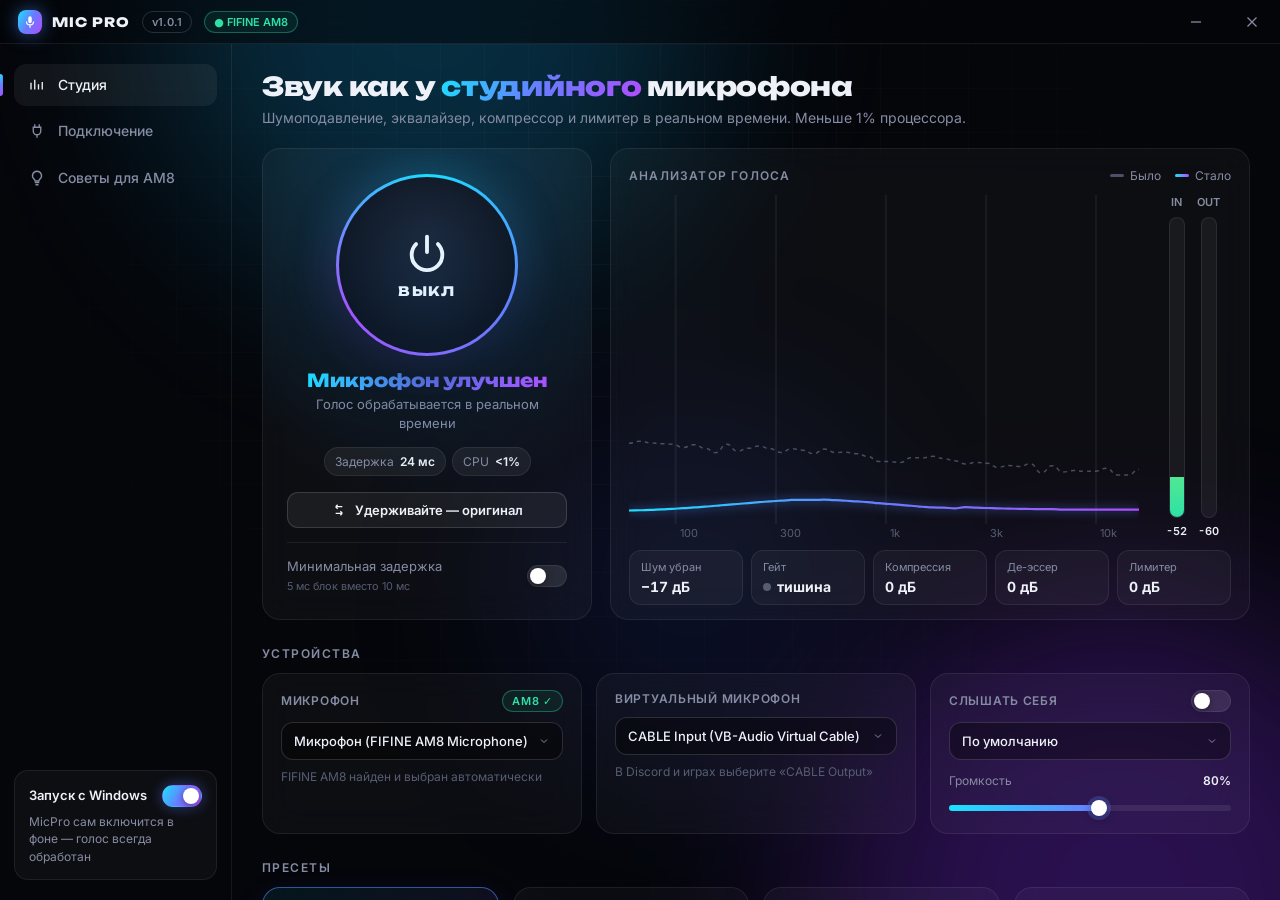
<file: mic_booster/ui/index.html>
<!doctype html>
<html lang="ru">
<head>
<meta charset="utf-8">
<meta name="viewport" content="width=device-width, initial-scale=1">
<title>MicPro</title>
<link rel="stylesheet" href="fonts.css">
<style>
:root {
  --bg: #05060a;
  --panel: rgba(255, 255, 255, .035);
  --panel-2: rgba(255, 255, 255, .06);
  --border: rgba(255, 255, 255, .075);
  --border-strong: rgba(255, 255, 255, .14);
  --text: #eef1f8;
  --muted: #858ca3;
  --dim: #565d73;
  --a1: #19e3ff;
  --a2: #6a7bff;
  --a3: #b04dff;
  --good: #2de2a6;
  --bad: #ff4d6d;
  --warn: #ffc24b;
  --grad: linear-gradient(120deg, var(--a1), var(--a2) 50%, var(--a3));
  --radius: 18px;
  --font: "Inter", "Segoe UI Variable Text", "Segoe UI", system-ui, sans-serif;
  --display: "Unbounded", "Segoe UI Variable Display", "Segoe UI", sans-serif;
}
* { box-sizing: border-box; margin: 0; padding: 0; }
html, body { height: 100%; }
body { background: var(--bg); color: var(--text); font: 14px/1.45 var(--font); overflow: hidden; user-select: none; -webkit-font-smoothing: antialiased; }
.backdrop { position: fixed; inset: 0; z-index: -1; overflow: hidden; }
.blob { position: absolute; border-radius: 50%; filter: blur(100px); animation: drift 24s ease-in-out infinite alternate; }
.b1 { width: 540px; height: 540px; background: #0fb8ff; top: -260px; left: 160px; opacity: .22; }
.b2 { width: 600px; height: 600px; background: #8a2dff; bottom: -300px; right: -140px; opacity: .28; animation-delay: -9s; }
.b3 { width: 360px; height: 360px; background: #3d5bff; top: 45%; left: 40%; opacity: .12; animation-delay: -15s; }
@keyframes drift { to { transform: translate(60px, 40px) scale(1.12); } }
body.idle .blob { animation-play-state: paused; }
.grid { position: absolute; inset: 0; background-image: linear-gradient(rgba(255,255,255,.022) 1px, transparent 1px), linear-gradient(90deg, rgba(255,255,255,.022) 1px, transparent 1px); background-size: 44px 44px; mask-image: radial-gradient(ellipse at 50% 30%, #000 20%, transparent 75%); }

.app { display: grid; grid-template-rows: 44px 1fr; height: 100vh; }
.titlebar { display: flex; align-items: center; gap: 12px; padding: 0 6px 0 18px; border-bottom: 1px solid var(--border); background: rgba(5, 6, 10, .55); backdrop-filter: blur(20px); }
.logo { display: flex; align-items: center; gap: 10px; font: 800 13px var(--display); letter-spacing: .08em; }
.logo-mark { width: 24px; height: 24px; border-radius: 8px; background: var(--grad); display: grid; place-items: center; box-shadow: 0 0 18px rgba(80, 140, 255, .55); }
.logo-mark svg { width: 14px; height: 14px; }
.badge { font: 600 11px var(--font); padding: 3px 9px; border-radius: 99px; border: 1px solid var(--border-strong); color: var(--muted); white-space: nowrap; }
.badge.good { color: var(--good); border-color: rgba(45, 226, 166, .35); background: rgba(45, 226, 166, .08); }
.badge.warn { color: var(--warn); border-color: rgba(255, 194, 75, .35); background: rgba(255, 194, 75, .08); }
.titlebar .spacer { flex: 1; align-self: stretch; }
.win-btn { width: 44px; height: 32px; border: 0; border-radius: 8px; background: transparent; color: var(--muted); display: grid; place-items: center; cursor: pointer; transition: .15s; }
.win-btn:hover { background: var(--panel-2); color: var(--text); }
.win-btn.close:hover { background: #e81123; color: #fff; }

.body { display: grid; grid-template-columns: 232px 1fr; min-height: 0; }
.sidebar { padding: 20px 14px; display: flex; flex-direction: column; gap: 4px; border-right: 1px solid var(--border); }
.nav { display: flex; align-items: center; gap: 12px; padding: 11px 14px; border-radius: 12px; color: var(--muted); cursor: pointer; font-weight: 500; transition: .18s; position: relative; }
.nav svg { width: 18px; height: 18px; flex: none; }
.nav:hover { color: var(--text); background: var(--panel); }
.nav.active { color: var(--text); background: var(--panel-2); }
.nav.active::before { content: ""; position: absolute; left: -14px; top: 10px; bottom: 10px; width: 3px; border-radius: 0 3px 3px 0; background: var(--grad); }
.nav .dotw { margin-left: auto; width: 8px; height: 8px; border-radius: 50%; background: var(--warn); box-shadow: 0 0 8px var(--warn); display: none; }
.nav .dotw.show { display: block; }
.side-foot { margin-top: auto; display: grid; gap: 10px; }
.mini { padding: 14px; border-radius: 14px; background: var(--panel); border: 1px solid var(--border); }
.mini .row { display: flex; align-items: center; justify-content: space-between; gap: 10px; }
.mini h4 { font-size: 13px; font-weight: 600; }
.mini p { font-size: 12px; color: var(--muted); margin-top: 6px; }

.switch { position: relative; width: 40px; height: 22px; flex: none; cursor: pointer; }
.switch input { display: none; }
.switch i { position: absolute; inset: 0; border-radius: 99px; background: rgba(255,255,255,.1); transition: .25s; border: 1px solid var(--border); }
.switch i::after { content: ""; position: absolute; top: 2px; left: 2px; width: 16px; height: 16px; border-radius: 50%; background: #fff; transition: .25s cubic-bezier(.4, 1.4, .6, 1); box-shadow: 0 2px 6px rgba(0,0,0,.4); }
.switch input:checked + i { background: var(--grad); border-color: transparent; box-shadow: 0 0 14px rgba(90, 120, 255, .45); }
.switch input:checked + i::after { transform: translateX(18px); }

.main { overflow-y: auto; padding: 26px 30px 30px; }
.main::-webkit-scrollbar { width: 10px; }
.main::-webkit-scrollbar-thumb { background: rgba(255,255,255,.08); border-radius: 10px; border: 3px solid transparent; background-clip: padding-box; }
.page { display: none; animation: enter .45s cubic-bezier(.2, .8, .2, 1); }
.page.active { display: block; }
@keyframes enter { from { opacity: 0; transform: translateY(10px); } }
.page-head { display: flex; align-items: flex-end; justify-content: space-between; gap: 16px; margin-bottom: 20px; }
h1 { font: 800 26px var(--display); letter-spacing: -.01em; }
.g { background: var(--grad); -webkit-background-clip: text; background-clip: text; color: transparent; }
.lead { color: var(--muted); margin-top: 6px; }
h3 { font: 600 12px var(--font); text-transform: uppercase; letter-spacing: .12em; color: var(--muted); margin: 26px 0 12px; }
.card { background: var(--panel); border: 1px solid var(--border); border-radius: var(--radius); backdrop-filter: blur(18px); position: relative; }

/* студия */
.studio { display: grid; grid-template-columns: 330px 1fr; gap: 18px; }
.power-card { padding: 24px; display: flex; flex-direction: column; align-items: center; text-align: center; overflow: hidden; }
.power-card::after { content: ""; position: absolute; inset: 0; border-radius: inherit; pointer-events: none; background: radial-gradient(circle at 50% 30%, rgba(40, 150, 255, .14), transparent 60%); }
.pwr-wrap { position: relative; width: 176px; height: 176px; margin: 4px 0 16px; }
.pwr-glow { position: absolute; inset: 8px; border-radius: 50%; background: conic-gradient(var(--a1), var(--a2), var(--a3), var(--a1)); filter: blur(26px); opacity: 0; transition: opacity .6s; animation: spin 5s linear infinite; }
.pwr { position: absolute; inset: 0; border-radius: 50%; border: 0; cursor: pointer; color: var(--muted); display: grid; place-items: center; isolation: isolate; background: radial-gradient(circle at 50% 35%, #1a1d28, #0a0b11 70%); box-shadow: 0 20px 50px rgba(0,0,0,.5), inset 0 1px 0 rgba(255,255,255,.08); transition: transform .25s cubic-bezier(.3, 1.5, .5, 1), color .3s; }
.pwr::before { content: ""; position: absolute; inset: -3px; border-radius: 50%; z-index: -1; background: rgba(255,255,255,.08); transition: .4s; }
.pwr::after { content: ""; position: absolute; inset: 0; border-radius: 50%; z-index: -1; background: radial-gradient(circle at 50% 35%, #1a1d28, #0a0b11 70%); }
.pwr:hover { transform: scale(1.04); }
.pwr:active { transform: scale(.97); }
.pwr svg { width: 46px; height: 46px; }
.pwr .lbl { font: 800 13px var(--display); letter-spacing: .12em; margin-top: 6px; }
.on .pwr { color: #fff; }
.on .pwr::before { background: conic-gradient(from 0deg, var(--a1), var(--a2), var(--a3), var(--a1)); animation: spin 5s linear infinite; }
.on .pwr-glow { opacity: .5; }
.pulse-ring { position: absolute; inset: -6px; border-radius: 50%; border: 2px solid var(--a1); opacity: 0; }
.on .pulse-ring { animation: ring 2.4s ease-out infinite; }
@keyframes ring { 0% { transform: scale(.95); opacity: .5; } 100% { transform: scale(1.25); opacity: 0; } }
@keyframes spin { to { transform: rotate(360deg); } }
.status { font: 800 18px var(--display); }
.status-sub { color: var(--muted); font-size: 13px; margin-top: 4px; min-height: 19px; }
.chips { display: flex; flex-wrap: wrap; justify-content: center; gap: 6px; margin-top: 14px; }
.chip { font-size: 12px; padding: 5px 10px; border-radius: 99px; background: var(--panel-2); border: 1px solid var(--border); color: var(--muted); display: inline-flex; gap: 6px; align-items: center; white-space: nowrap; }
.chip b { color: var(--text); font-weight: 600; }
.ab { margin-top: 16px; width: 100%; }
.btn { border: 1px solid var(--border-strong); background: var(--panel-2); color: var(--text); padding: 9px 16px; border-radius: 11px; font: 600 13px var(--font); cursor: pointer; display: inline-flex; align-items: center; justify-content: center; gap: 8px; transition: .18s; white-space: nowrap; }
.btn svg { width: 16px; height: 16px; }
.btn:hover { background: rgba(255,255,255,.1); }
.btn.primary { background: var(--grad); border-color: transparent; color: #fff; box-shadow: 0 8px 24px rgba(90, 110, 255, .35); }
.btn.hold.pressed { background: rgba(255, 194, 75, .15); border-color: rgba(255, 194, 75, .5); color: var(--warn); }
.ll-row { display: flex; align-items: center; justify-content: space-between; width: 100%; margin-top: 14px; padding-top: 14px; border-top: 1px solid var(--border); font-size: 13px; color: var(--muted); text-align: left; }

.an-card { padding: 18px 18px 14px; display: grid; grid-template-columns: 1fr 76px; grid-template-rows: auto 1fr auto; gap: 10px 16px; min-height: 360px; }
.an-head { grid-column: 1 / -1; display: flex; justify-content: space-between; align-items: center; }
.an-head .name { color: var(--muted); font-size: 12px; font-weight: 600; letter-spacing: .1em; text-transform: uppercase; }
.legend { display: flex; gap: 14px; font-size: 12px; color: var(--muted); }
.legend span { display: inline-flex; align-items: center; gap: 6px; }
.legend i { width: 14px; height: 3px; border-radius: 2px; display: inline-block; }
#spec { width: 100%; height: 100%; min-height: 220px; display: block; }
.meters { display: flex; gap: 10px; justify-content: center; }
.meter { display: flex; flex-direction: column; align-items: center; gap: 6px; font-size: 11px; color: var(--muted); font-weight: 600; }
.meter .bar { width: 16px; flex: 1; border-radius: 8px; background: rgba(255,255,255,.05); position: relative; overflow: hidden; border: 1px solid var(--border); }
.meter .fill { position: absolute; left: 0; right: 0; bottom: 0; height: 0; background: linear-gradient(0deg, var(--good), #b8f55a 70%, var(--warn) 88%, var(--bad)); background-size: 100% 220px; background-position: bottom; transition: height .06s linear; }
.meter .val { font-variant-numeric: tabular-nums; color: var(--text); font-size: 11px; }
.fx-row { grid-column: 1 / -1; display: grid; grid-template-columns: repeat(5, 1fr); gap: 8px; }
.fx { padding: 9px 11px; border-radius: 12px; background: var(--panel); border: 1px solid var(--border); }
.fx .k { font-size: 11px; color: var(--muted); }
.fx .v { font: 700 14px var(--font); font-variant-numeric: tabular-nums; margin-top: 2px; display: flex; align-items: center; gap: 6px; }
.led { width: 8px; height: 8px; border-radius: 50%; background: var(--dim); }
.led.on { background: var(--good); box-shadow: 0 0 10px var(--good); }

.dev-grid { display: grid; grid-template-columns: 1fr 1fr 1fr; gap: 14px; }
.dev { padding: 16px 18px; }
.dev label.t { font-size: 12px; font-weight: 600; letter-spacing: .06em; text-transform: uppercase; color: var(--muted); display: flex; align-items: center; justify-content: space-between; gap: 8px; }
.dev .hint { font-size: 12px; color: var(--dim); margin-top: 8px; }
.dev .hint.bad { color: var(--warn); }
select { width: 100%; margin-top: 10px; padding: 10px 12px; border-radius: 12px; border: 1px solid var(--border-strong); background: rgba(0,0,0,.35); color: var(--text); font: 500 13px var(--font); outline: none; cursor: pointer; appearance: none; background-image: url("data:image/svg+xml,%3Csvg xmlns='http://www.w3.org/2000/svg' width='12' height='12' fill='none' stroke='%23858ca3' stroke-width='2' viewBox='0 0 24 24'%3E%3Cpath d='m6 9 6 6 6-6'/%3E%3C/svg%3E"); background-repeat: no-repeat; background-position: right 12px center; padding-right: 32px; }
select:focus { border-color: rgba(90, 140, 255, .6); }
option { background: #11131b; }

.presets { display: grid; grid-template-columns: repeat(4, 1fr); gap: 14px; }
.preset { padding: 16px 18px; cursor: pointer; transition: .2s; overflow: hidden; }
.preset:hover { border-color: var(--border-strong); transform: translateY(-2px); }
.preset.active { border-color: rgba(90, 140, 255, .55); background: linear-gradient(135deg, rgba(25, 227, 255, .08), rgba(176, 77, 255, .09)); box-shadow: 0 10px 30px rgba(60, 90, 255, .15); }
.preset .ic { font-size: 22px; }
.preset h4 { font-size: 15px; margin-top: 8px; }
.preset p { font-size: 12px; color: var(--muted); margin-top: 3px; }

.mods { display: grid; grid-template-columns: repeat(3, 1fr); gap: 14px; }
.mod { padding: 16px 18px; transition: .2s; }
.mod.off { opacity: .55; }
.mod .top { display: flex; justify-content: space-between; align-items: flex-start; gap: 10px; }
.mod h4 { font-size: 14px; font-weight: 600; }
.mod p { font-size: 12px; color: var(--muted); margin-top: 3px; }
.mod.wide { grid-column: span 2; }
.sl { margin-top: 14px; }
.sl .l { display: flex; justify-content: space-between; font-size: 12px; color: var(--muted); margin-bottom: 7px; }
.sl .l b { color: var(--text); font-variant-numeric: tabular-nums; font-weight: 600; }
.eq-sliders { display: grid; grid-template-columns: repeat(4, 1fr); gap: 0 18px; }
input[type=range] { -webkit-appearance: none; appearance: none; width: 100%; height: 6px; border-radius: 6px; outline: none; cursor: pointer; background: linear-gradient(90deg, var(--a1), var(--a2) var(--p, 50%), rgba(255,255,255,.08) var(--p, 50%)); }
input[type=range]::-webkit-slider-thumb { -webkit-appearance: none; width: 16px; height: 16px; border-radius: 50%; background: #fff; box-shadow: 0 0 0 4px rgba(90, 140, 255, .25), 0 2px 8px rgba(0,0,0,.5); transition: .15s; }
input[type=range]:hover::-webkit-slider-thumb { box-shadow: 0 0 0 6px rgba(90, 140, 255, .3), 0 2px 8px rgba(0,0,0,.5); }
.mod.off input[type=range] { filter: grayscale(1); }

/* подключение и советы */
.steps { display: grid; gap: 12px; }
.step { padding: 18px 20px; display: grid; grid-template-columns: 44px 1fr auto; gap: 16px; align-items: center; }
.step .n { width: 44px; height: 44px; border-radius: 14px; display: grid; place-items: center; font: 800 15px var(--display); background: var(--panel-2); border: 1px solid var(--border); }
.step.ok .n { background: rgba(45, 226, 166, .12); color: var(--good); border-color: rgba(45, 226, 166, .3); }
.step.need .n { background: rgba(255, 194, 75, .1); color: var(--warn); border-color: rgba(255, 194, 75, .3); }
.step h4 { font-size: 15px; }
.step p, .step li { font-size: 13px; color: var(--muted); }
.step ul { padding-left: 18px; margin-top: 4px; }
.step b { color: var(--text); font-weight: 600; }
.kbd { font-family: Consolas, monospace; color: #bfe9ff; background: rgba(25, 227, 255, .08); padding: 1px 7px; border-radius: 6px; border: 1px solid rgba(25, 227, 255, .2); }
.tips { display: grid; grid-template-columns: repeat(2, 1fr); gap: 14px; }
.tip { padding: 20px; }
.tip .num { font: 800 13px var(--display); background: var(--grad); -webkit-background-clip: text; background-clip: text; color: transparent; }
.tip h4 { font-size: 15px; margin: 6px 0; }
.tip p { font-size: 13px; color: var(--muted); }
.tip .big { font: 800 13px var(--font); color: var(--good); margin-top: 10px; }

.toasts { position: fixed; right: 22px; bottom: 22px; display: grid; gap: 10px; z-index: 60; }
.toast { padding: 12px 16px; border-radius: 14px; background: rgba(22, 24, 34, .94); border: 1px solid var(--border-strong); backdrop-filter: blur(16px); box-shadow: 0 16px 40px rgba(0,0,0,.45); display: flex; gap: 10px; align-items: center; animation: slide .35s cubic-bezier(.2, 1.2, .4, 1); font-weight: 500; max-width: 380px; }
.toast.out { animation: slideout .3s forwards; }
.toast .d { width: 8px; height: 8px; border-radius: 50%; flex: none; }
@keyframes slide { from { transform: translateX(40px); opacity: 0; } }
@keyframes slideout { to { transform: translateX(40px); opacity: 0; } }
.banner { padding: 14px 18px; border-radius: 14px; border: 1px solid rgba(255, 194, 75, .3); background: rgba(255, 194, 75, .07); color: #ffe2a6; font-size: 13px; display: none; align-items: center; gap: 14px; margin-bottom: 18px; }
.banner.show { display: flex; }
.banner span { flex: 1; }

@media (max-width: 1100px) {
  .studio { grid-template-columns: 1fr; }
  .mods, .dev-grid { grid-template-columns: 1fr 1fr; }
  .presets { grid-template-columns: 1fr 1fr; }
  .mod.wide { grid-column: span 2; }
}
</style>
</head>
<body>
<div class="backdrop"><div class="blob b1"></div><div class="blob b2"></div><div class="blob b3"></div><div class="grid"></div></div>

<div class="app">
  <header class="titlebar pywebview-drag-region">
    <div class="logo">
      <div class="logo-mark"><svg viewBox="0 0 24 24" fill="#fff"><rect x="9" y="2" width="6" height="12" rx="3"/><path d="M5 11a7 7 0 0 0 14 0h-2a5 5 0 0 1-10 0zM11 18h2v4h-2z"/></svg></div>
      MIC PRO
    </div>
    <span class="badge" id="verBadge">v1.0</span>
    <span class="badge" id="micBadge">…</span>
    <div class="spacer pywebview-drag-region"></div>
    <button class="win-btn" onclick="api('minimize')" title="Свернуть"><svg width="12" height="12" viewBox="0 0 12 12"><path d="M1 6h10" stroke="currentColor" stroke-width="1.3"/></svg></button>
    <button class="win-btn close" onclick="api('close')" title="Закрыть"><svg width="12" height="12" viewBox="0 0 12 12"><path d="m1.5 1.5 9 9m0-9-9 9" stroke="currentColor" stroke-width="1.3"/></svg></button>
  </header>

  <div class="body">
    <nav class="sidebar">
      <div class="nav active" data-page="studio">
        <svg viewBox="0 0 24 24" fill="none" stroke="currentColor" stroke-width="1.8"><path d="M4 18V9M9 18V5M14 18v-7M19 18V8"/></svg>Студия</div>
      <div class="nav" data-page="setup">
        <svg viewBox="0 0 24 24" fill="none" stroke="currentColor" stroke-width="1.8"><path d="M9 7V3M15 7V3M7 7h10v5a5 5 0 0 1-10 0zM12 17v4"/></svg>Подключение<span class="dotw" id="setupDot"></span></div>
      <div class="nav" data-page="tips">
        <svg viewBox="0 0 24 24" fill="none" stroke="currentColor" stroke-width="1.8"><path d="M9 18h6M10 21h4"/><path d="M12 3a6 6 0 0 0-3.6 10.8c.8.6 1.1 1.3 1.1 2.2h5c0-.9.3-1.6 1.1-2.2A6 6 0 0 0 12 3Z"/></svg>Советы для AM8</div>
      <div class="side-foot">
        <div class="mini">
          <div class="row"><h4>Запуск с Windows</h4><label class="switch"><input type="checkbox" id="autoSw"><i></i></label></div>
          <p>MicPro сам включится в фоне — голос всегда обработан</p>
        </div>
      </div>
    </nav>

    <main class="main">
      <!-- СТУДИЯ -->
      <section class="page active" id="page-studio">
        <div class="page-head">
          <div>
            <h1>Звук как у <span class="g">студийного</span> микрофона</h1>
            <p class="lead">Шумоподавление, эквалайзер, компрессор и лимитер в реальном времени. Меньше 1% процессора.</p>
          </div>
        </div>
        <div class="banner" id="cableBanner">
          <span>⚠ Не найден <b>VB-Cable</b> — бесплатный виртуальный микрофон, через который обработанный голос попадает в Discord и игры.</span>
          <button class="btn primary" onclick="api('open_url','https://vb-audio.com/Cable/')">Скачать</button>
          <button class="btn" onclick="go('setup')">Инструкция</button>
        </div>

        <div class="studio">
          <div class="card power-card" id="powerCard">
            <div class="pwr-wrap">
              <div class="pwr-glow"></div><div class="pulse-ring"></div>
              <button class="pwr" id="pwrBtn">
                <div style="display:grid;justify-items:center">
                  <svg viewBox="0 0 24 24" fill="none" stroke="currentColor" stroke-width="2" stroke-linecap="round"><path d="M12 3v8"/><path d="M6.3 6.8a8 8 0 1 0 11.4 0"/></svg>
                  <span class="lbl" id="pwrLbl">ВКЛ</span>
                </div>
              </button>
            </div>
            <div class="status" id="status">Выключено</div>
            <div class="status-sub" id="statusSub">Нажмите, чтобы улучшить микрофон</div>
            <div class="chips">
              <span class="chip">Задержка <b id="lat">—</b></span>
              <span class="chip">CPU <b id="cpu">—</b></span>
            </div>
            <button class="btn hold ab" id="abBtn" title="Удерживайте, чтобы услышать звук без обработки">
              <svg viewBox="0 0 24 24" fill="none" stroke="currentColor" stroke-width="2"><path d="M7 7h10M7 7l3-3M7 7l3 3M17 17H7M17 17l-3-3M17 17l-3 3"/></svg>
              Удерживайте — оригинал</button>
            <div class="ll-row"><span>Минимальная задержка<br><small style="color:var(--dim)">5 мс блок вместо 10 мс</small></span>
              <label class="switch"><input type="checkbox" id="llSw"><i></i></label></div>
          </div>

          <div class="card an-card">
            <div class="an-head"><span class="name">Анализатор голоса</span>
              <div class="legend"><span><i style="background:#4a5068"></i>Было</span><span><i style="background:linear-gradient(90deg,var(--a1),var(--a3))"></i>Стало</span></div></div>
            <canvas id="spec"></canvas>
            <div class="meters">
              <div class="meter"><span>IN</span><div class="bar"><div class="fill" id="mIn"></div></div><span class="val" id="vIn">—</span></div>
              <div class="meter"><span>OUT</span><div class="bar"><div class="fill" id="mOut"></div></div><span class="val" id="vOut">—</span></div>
            </div>
            <div class="fx-row">
              <div class="fx"><div class="k">Шум убран</div><div class="v" id="fxNoise">—</div></div>
              <div class="fx"><div class="k">Гейт</div><div class="v"><span class="led" id="fxGateLed"></span><span id="fxGate">—</span></div></div>
              <div class="fx"><div class="k">Компрессия</div><div class="v" id="fxComp">—</div></div>
              <div class="fx"><div class="k">Де-эссер</div><div class="v" id="fxDeess">—</div></div>
              <div class="fx"><div class="k">Лимитер</div><div class="v" id="fxLim">—</div></div>
            </div>
          </div>
        </div>

        <h3>Устройства</h3>
        <div class="dev-grid">
          <div class="card dev"><label class="t">Микрофон <span class="badge good" id="am8Tag" style="display:none">AM8 ✓</span></label>
            <select id="selIn"></select><div class="hint" id="inHint">Откуда берём голос</div></div>
          <div class="card dev"><label class="t">Виртуальный микрофон</label>
            <select id="selOut"></select><div class="hint" id="outHint">Выберите «CABLE Input» — в Discord будет «CABLE Output»</div></div>
          <div class="card dev"><label class="t">Слышать себя <label class="switch"><input type="checkbox" id="monSw"><i></i></label></label>
            <select id="selMon"></select>
            <div class="sl" style="margin-top:12px"><div class="l">Громкость <b id="monVolV">80%</b></div><input type="range" id="monVol" min="0" max="150" step="1" value="80"></div></div>
        </div>

        <h3>Пресеты</h3>
        <div class="presets" id="presets"></div>

        <h3>Обработка</h3>
        <div class="mods" id="mods"></div>
      </section>

      <!-- ПОДКЛЮЧЕНИЕ -->
      <section class="page" id="page-setup">
        <div class="page-head"><div><h1>Подключение</h1><p class="lead">5 минут один раз — и чистый голос везде: Discord, CS2, Dota 2, OBS, Telegram.</p></div>
          <button class="btn" id="refreshBtn"><svg viewBox="0 0 24 24" fill="none" stroke="currentColor" stroke-width="2"><path d="M21 12a9 9 0 1 1-3-6.7L21 8"/><path d="M21 3v5h-5"/></svg>Обновить устройства</button></div>
        <div class="steps">
          <div class="card step" id="stCable"><div class="n">1</div>
            <div><h4>Установите VB-Cable (бесплатно)</h4>
              <p>Это виртуальный провод: MicPro отправляет в него обработанный голос, а программы видят его как микрофон <b>«CABLE Output»</b>.</p>
              <ul><li>Скачайте архив, распакуйте, запустите <span class="kbd">VBCABLE_Setup_x64.exe</span> от имени администратора → Install Driver</li><li>Перезагрузите ПК и нажмите «Обновить устройства»</li></ul></div>
            <button class="btn primary" onclick="api('open_url','https://vb-audio.com/Cable/')">Скачать VB-Cable</button></div>
          <div class="card step" id="stMic"><div class="n">2</div>
            <div><h4>Подключите FIFINE AM8 по USB</h4>
              <p>В <b>задний</b> USB-порт материнской платы, не в хаб и не в переднюю панель — меньше помех и обрывов. Можно по XLR через аудиоинтерфейс: тогда выберите интерфейс как микрофон.</p></div>
            <span class="badge" id="stMicBadge">—</span></div>
          <div class="card step"><div class="n">3</div>
            <div><h4>Discord</h4>
              <ul><li>Настройки → Голос и видео → Устройство ввода: <b>CABLE Output (VB-Audio Virtual Cable)</b></li>
                <li>Выключите <b>шумоподавление Krisp</b>, <b>эхоподавление</b> и <b>автоматическую регулировку усиления</b> — MicPro делает это лучше, двойная обработка портит звук</li></ul></div></div>
          <div class="card step"><div class="n">4</div>
            <div><h4>CS2, Dota 2 и другие игры</h4>
              <p>Игры берут микрофон Windows по умолчанию. Сделайте <b>CABLE Output</b> устройством записи по умолчанию: Параметры → Система → Звук → Ввод.</p></div>
            <button class="btn" onclick="api('open_sound_settings')">Открыть настройки звука</button></div>
          <div class="card step"><div class="n">5</div>
            <div><h4>OBS / стрим</h4>
              <p>Источник «Захват входного аудиопотока» → <b>CABLE Output</b>. Фильтры шумодава в OBS не нужны.</p></div></div>
        </div>
      </section>

      <!-- СОВЕТЫ -->
      <section class="page" id="page-tips">
        <div class="page-head"><div><h1>Выжмите максимум из <span class="g">AM8</span></h1><p class="lead">Программа делает 50% работы. Остальные 50% — правильная постановка микрофона.</p></div></div>
        <div class="tips">
          <div class="card tip"><div class="num">01</div><h4>Говорите в торец, а не в бок</h4><p>AM8 — динамический микрофон с приёмом <b>с торца</b> (end-address). Говорите в «сетку» сверху, будто в мороженое.</p><div class="big">самая частая ошибка</div></div>
          <div class="card tip"><div class="num">02</div><h4>Расстояние 5–10 см</h4><p>Динамику нужно быть близко: голос плотнее и «радийнее», а шум комнаты и клавиатуры в 4 раза тише. Дальше 15 см — звук становится глухим.</p></div>
          <div class="card tip"><div class="num">03</div><h4>Ручка Gain на микрофоне</h4><p>Выставьте так, чтобы при обычной речи индикатор IN доходил до жёлтой зоны, но не краснел. Обычно 60–75%. Громкость в Windows для AM8 — 100.</p></div>
          <div class="card tip"><div class="num">04</div><h4>Ветрозащита и угол</h4><p>Наденьте поролоновую ветрозащиту из комплекта и поверните микрофон чуть мимо рта (15–30°) — пропадут «пуф» на звуках «п» и «б».</p></div>
          <div class="card tip"><div class="num">05</div><h4>Настройки Windows</h4><p>Звук → AM8 → Свойства: формат <b>48000 Гц</b>, выключите «Улучшения звука» и «Разрешить приложениям монополию». Это убирает лаги и щелчки.</p></div>
          <div class="card tip"><div class="num">06</div><h4>Стойка-пантограф</h4><p>Удары по столу и клавиатуре идут через подставку. Пантограф или хотя бы коврик под подставкой убирают их почти полностью.</p></div>
          <div class="card tip"><div class="num">07</div><h4>Слышать себя без задержки</h4><p>У AM8 есть разъём для наушников с нулевой задержкой. Для настройки звука удобнее «Слышать себя» в MicPro — там слышно результат обработки.</p></div>
          <div class="card tip"><div class="num">08</div><h4>Если голос «лагает»</h4><p>Включите «Минимальная задержка», закройте другие программы обработки (NVIDIA Broadcast, Krisp, Voicemod) и подключите AM8 в задний USB 2.0/3.0 порт.</p></div>
        </div>
      </section>
    </main>
  </div>
</div>
<div class="toasts" id="toasts"></div>

<script>
const $ = (s, r = document) => r.querySelector(s);
const $$ = (s, r = document) => [...r.querySelectorAll(s)];
const esc = s => String(s).replace(/[&<>"']/g, c => ({ "&": "&amp;", "<": "&lt;", ">": "&gt;", '"': "&quot;", "'": "&#39;" }[c]));

let S = null;
let running = false;
const specIn = new Array(48).fill(0), specOut = new Array(48).fill(0);
const dispIn = new Array(48).fill(0), dispOut = new Array(48).fill(0);

function api(name, ...args) {
  if (window.pywebview && window.pywebview.api) return window.pywebview.api[name](...args);
  return Promise.resolve(Mock[name] ? Mock[name](...args) : null);
}
function toast(msg, kind = "ok") {
  const el = document.createElement("div");
  el.className = "toast";
  const c = { ok: "var(--good)", err: "var(--bad)", warn: "var(--warn)" }[kind];
  el.innerHTML = `<span class="d" style="background:${c};box-shadow:0 0 10px ${c}"></span>${esc(msg)}`;
  $("#toasts").appendChild(el);
  setTimeout(() => { el.classList.add("out"); setTimeout(() => el.remove(), 300); }, 3400);
}
function go(page) {
  $$(".nav").forEach(n => n.classList.toggle("active", n.dataset.page === page));
  $$(".page").forEach(p => p.classList.toggle("active", p.id === "page-" + page));
  $(".main").scrollTop = 0;
}
$$(".nav").forEach(n => n.addEventListener("click", () => go(n.dataset.page)));

const PRESETS = {
  stream:  ["🎙", "Стрим", "Плотный «радийный» голос"],
  discord: ["🎮", "Discord / игры", "Максимум разборчивости"],
  podcast: ["☕", "Подкаст", "Тёплый, близкий голос"],
  natural: ["🌿", "Натуральный", "Минимум окраски"],
};
const MODULES = [
  { key: "denoise", title: "Шумоподавление", desc: "Гул ПК, вентиляторы, шипение, кондиционер", sl: [["denoise_db", "Сила", 6, 30, 1, " дБ"]] },
  { key: "gate", title: "Шумовой гейт", desc: "Тишина между фразами — клавиатура не слышна", sl: [["gate_db", "Порог", -75, -25, 1, " дБ"]] },
  { key: "comp", title: "Компрессор", desc: "Шёпот и крик звучат на одном уровне", sl: [["comp_amount", "Плотность", 0, 100, 1, "%"]] },
  { key: "eq", title: "Эквалайзер голоса", desc: "Под динамический AM8: бархат 150 Гц · бубнёж 350 Гц · чёткость 4 кГц · воздух 11 кГц", wide: true,
    sl: [["warmth_db", "Бархат", -4, 6, .5, " дБ", 1], ["mud_db", "Бубнёж", -8, 2, .5, " дБ", 1], ["presence_db", "Чёткость", -2, 8, .5, " дБ", 1], ["air_db", "Воздух", -2, 6, .5, " дБ", 1]] },
  { key: "deess", title: "Де-эссер", desc: "Мягче резкие «с», «ш», «ч»", sl: [["deess_db", "Сила", 0, 12, .5, " дБ"]] },
  { key: "highpass", title: "Срез низа", desc: "Удары по столу, гул, «пух» от дыхания", sl: [["highpass_hz", "Частота", 40, 200, 5, " Гц"]] },
  { key: "limiter", title: "Громкость и лимитер", desc: "Громко, но никогда не хрипит и не перегружает Discord", wide: true, sl: [["output_db", "Громкость", -12, 12, .5, " дБ", 1]] },
];

const fmt = (v, unit, signed) => (signed && v > 0 ? "+" : "") + (Math.round(v * 10) / 10) + unit;
const setFill = inp => inp.style.setProperty("--p", ((inp.value - inp.min) / (inp.max - inp.min) * 100) + "%");

function renderPresets() {
  $("#presets").innerHTML = Object.entries(PRESETS).map(([k, [ic, t, d]]) =>
    `<div class="card preset ${S.preset === k ? "active" : ""}" data-p="${k}"><div class="ic">${ic}</div><h4>${t}</h4><p>${d}</p></div>`).join("");
  $$(".preset").forEach(el => el.addEventListener("click", async () => {
    const s = await api("apply_preset", el.dataset.p);
    if (s) S.settings = s;
    S.preset = el.dataset.p;
    renderPresets(); renderMods();
    toast(`Пресет «${PRESETS[el.dataset.p][1]}»`);
  }));
}

const pending = {};
function sendParam(name, value) {
  clearTimeout(pending[name]);
  pending[name] = setTimeout(() => api("set_param", name, value), 40);
}

function renderMods() {
  const s = S.settings;
  $("#mods").innerHTML = MODULES.map(m => `
    <div class="card mod ${m.wide ? "wide" : ""} ${s[m.key] ? "" : "off"}" data-m="${m.key}">
      <div class="top"><div><h4>${m.title}</h4><p>${m.desc}</p></div>
        <label class="switch"><input type="checkbox" data-toggle="${m.key}" ${s[m.key] ? "checked" : ""}><i></i></label></div>
      <div class="${m.sl.length > 1 ? "eq-sliders" : ""}">
        ${m.sl.map(([k, label, min, max, step, unit, signed]) => `
          <div class="sl"><div class="l">${label} <b data-v="${k}">${fmt(s[k], unit, signed)}</b></div>
          <input type="range" data-k="${k}" data-unit="${unit}" data-signed="${signed ? 1 : ""}" min="${min}" max="${max}" step="${step}" value="${s[k]}"></div>`).join("")}
      </div>
    </div>`).join("");
  $$("#mods input[type=range]").forEach(inp => {
    setFill(inp);
    inp.addEventListener("input", () => {
      const v = +inp.value;
      S.settings[inp.dataset.k] = v;
      $(`[data-v="${inp.dataset.k}"]`).textContent = fmt(v, inp.dataset.unit, inp.dataset.signed);
      setFill(inp); sendParam(inp.dataset.k, v);
      if (S.preset !== "custom") { S.preset = "custom"; $$(".preset").forEach(p => p.classList.remove("active")); }
    });
  });
  $$("[data-toggle]").forEach(inp => inp.addEventListener("change", () => {
    const k = inp.dataset.toggle;
    S.settings[k] = inp.checked;
    inp.closest(".mod").classList.toggle("off", !inp.checked);
    api("set_param", k, inp.checked);
  }));
}

function fillSelect(sel, list, current, emptyLabel) {
  sel.innerHTML = (emptyLabel ? `<option value="">${emptyLabel}</option>` : "") +
    list.map(d => `<option ${d.name === current ? "selected" : ""}>${esc(d.name)}</option>`).join("");
  if (!list.length && !emptyLabel) sel.innerHTML = `<option value="">Устройства не найдены</option>`;
}

function renderDevices() {
  const d = S.devices;
  fillSelect($("#selIn"), d.inputs, S.selected.input);
  fillSelect($("#selOut"), d.outputs, S.selected.output, "— не выводить —");
  fillSelect($("#selMon"), d.outputs.filter(o => !/cable/i.test(o.name)), S.selected.monitor, "По умолчанию");
  $("#monSw").checked = S.monitor_on;
  $("#monVol").value = Math.round(S.monitor_volume * 100); setFill($("#monVol"));
  $("#monVolV").textContent = Math.round(S.monitor_volume * 100) + "%";
  $("#am8Tag").style.display = S.am8_found ? "" : "none";
  $("#inHint").textContent = S.am8_found ? "FIFINE AM8 найден и выбран автоматически" : "AM8 не найден — выберите микрофон вручную";
  $("#inHint").className = "hint" + (S.am8_found ? "" : " bad");
  const cableOk = S.vbcable_found;
  $("#outHint").textContent = cableOk ? "В Discord и играх выберите «CABLE Output»" : "VB-Cable не установлен — см. «Подключение»";
  $("#outHint").className = "hint" + (cableOk ? "" : " bad");
  $("#cableBanner").classList.toggle("show", !cableOk);
  $("#setupDot").classList.toggle("show", !cableOk || !S.am8_found);
  $("#stCable").className = "card step " + (cableOk ? "ok" : "need");
  $("#stMic").className = "card step " + (S.am8_found ? "ok" : "need");
  $("#stMicBadge").textContent = S.am8_found ? "✓ AM8 найден" : "не найден";
  $("#stMicBadge").className = "badge " + (S.am8_found ? "good" : "warn");
  const mb = $("#micBadge");
  mb.textContent = S.am8_found ? "● FIFINE AM8" : "● Микрофон: " + (S.selected.input || "нет");
  mb.className = "badge " + (S.am8_found ? "good" : "warn");
}

function setRunning(on, latency) {
  running = on;
  $("#powerCard").classList.toggle("on", on);
  $("#pwrLbl").textContent = on ? "ВЫКЛ" : "ВКЛ";
  $("#status").innerHTML = on ? '<span class="g">Микрофон улучшен</span>' : "Выключено";
  $("#statusSub").textContent = on ? "Голос обрабатывается в реальном времени" : "Нажмите, чтобы улучшить микрофон";
  if (!on) { $("#lat").textContent = "—"; $("#cpu").textContent = "—"; }
  else if (latency) $("#lat").textContent = latency + " мс";
}

async function toggle() {
  const btn = $("#pwrBtn");
  btn.disabled = true;
  const r = running ? await api("stop") : await api("start");
  btn.disabled = false;
  if (!r) return;
  if (!r.ok) { toast(r.error || "Не удалось запустить", "err"); return; }
  setRunning(!running, r.latency_ms);
  toast(running ? "Микрофон улучшен — говорите!" : "Обработка выключена", running ? "ok" : "warn");
}
$("#pwrBtn").addEventListener("click", toggle);

async function afterRestart(r) {
  if (r && r.ok === false) toast(r.error, "err");
  else if (r && r.latency_ms) $("#lat").textContent = r.latency_ms + " мс";
}
$("#selIn").addEventListener("change", e => api("set_device", "input", e.target.value).then(afterRestart));
$("#selOut").addEventListener("change", e => api("set_device", "output", e.target.value || null).then(afterRestart));
$("#selMon").addEventListener("change", e => api("set_device", "monitor", e.target.value || null).then(afterRestart));
$("#monSw").addEventListener("change", e => api("set_monitor", e.target.checked, $("#monVol").value / 100).then(afterRestart));
$("#monVol").addEventListener("input", e => {
  setFill(e.target); $("#monVolV").textContent = e.target.value + "%";
  clearTimeout(pending.mon); pending.mon = setTimeout(() => api("set_monitor", $("#monSw").checked, e.target.value / 100), 60);
});
$("#llSw").addEventListener("change", e => api("set_low_latency", e.target.checked).then(afterRestart));
$("#autoSw").addEventListener("change", async e => {
  const r = await api("set_autostart", e.target.checked);
  e.target.checked = !!r;
  toast(r ? "MicPro будет запускаться с Windows" : "Автозапуск выключен", r ? "ok" : "warn");
});
$("#refreshBtn").addEventListener("click", async () => {
  await api("refresh_devices");
  S = await api("get_state");
  renderDevices();
  toast("Список устройств обновлён");
});

// A/B: удерживайте кнопку, чтобы услышать оригинал
const ab = $("#abBtn");
const abOn = () => { ab.classList.add("pressed"); api("set_bypass", true); };
const abOff = () => { if (ab.classList.contains("pressed")) { ab.classList.remove("pressed"); api("set_bypass", false); } };
ab.addEventListener("mousedown", abOn);
["mouseup", "mouseleave"].forEach(e => ab.addEventListener(e, abOff));

/* анализатор */
const canvas = $("#spec");
function drawSpectrum() {
  const dpr = window.devicePixelRatio || 1;
  const w = canvas.clientWidth, h = canvas.clientHeight;
  if (!w || !h) return;
  if (canvas.width !== w * dpr || canvas.height !== h * dpr) { canvas.width = w * dpr; canvas.height = h * dpr; }
  const ctx = canvas.getContext("2d");
  ctx.setTransform(dpr, 0, 0, dpr, 0, 0);
  ctx.clearRect(0, 0, w, h);
  // сетка частот
  ctx.strokeStyle = "rgba(255,255,255,.05)"; ctx.fillStyle = "#565d73"; ctx.font = "11px Inter, Segoe UI";
  const fx = f => Math.log(f / 60) / Math.log(16000 / 60) * w;
  for (const [f, l] of [[100, "100"], [300, "300"], [1000, "1k"], [3000, "3k"], [10000, "10k"]]) {
    const x = fx(f); ctx.beginPath(); ctx.moveTo(x, 0); ctx.lineTo(x, h - 16); ctx.stroke(); ctx.fillText(l, x + 4, h - 3);
  }
  for (let i = 0; i < 48; i++) {
    dispIn[i] += (specIn[i] - dispIn[i]) * (specIn[i] > dispIn[i] ? .6 : .18);
    dispOut[i] += (specOut[i] - dispOut[i]) * (specOut[i] > dispOut[i] ? .6 : .18);
  }
  const H = h - 20;
  const path = arr => {
    const p = new Path2D(), n = arr.length;
    arr.forEach((v, i) => {
      const x = i / (n - 1) * w, y = H - v * H + 2;
      if (!i) p.moveTo(x, y); else { const px = (i - 1) / (n - 1) * w, py = H - arr[i - 1] * H + 2, mx = (px + x) / 2; p.bezierCurveTo(mx, py, mx, y, x, y); }
    });
    return p;
  };
  const pin = path(dispIn);
  ctx.strokeStyle = "rgba(120,128,155,.55)"; ctx.lineWidth = 1.5; ctx.setLineDash([4, 4]); ctx.stroke(pin); ctx.setLineDash([]);
  const pout = path(dispOut), fill = new Path2D(pout);
  fill.lineTo(w, H + 2); fill.lineTo(0, H + 2); fill.closePath();
  const g = ctx.createLinearGradient(0, 0, 0, H);
  g.addColorStop(0, "rgba(90,140,255,.45)"); g.addColorStop(1, "rgba(90,140,255,0)");
  ctx.fillStyle = g; ctx.fill(fill);
  const lg = ctx.createLinearGradient(0, 0, w, 0);
  lg.addColorStop(0, "#19e3ff"); lg.addColorStop(.5, "#6a7bff"); lg.addColorStop(1, "#b04dff");
  ctx.strokeStyle = lg; ctx.lineWidth = 2.2; ctx.shadowColor = "rgba(90,140,255,.7)"; ctx.shadowBlur = 10; ctx.stroke(pout); ctx.shadowBlur = 0;
}
function frame() {
  if (!document.hidden) drawSpectrum();
  requestAnimationFrame(frame);
}

const meterPct = db => Math.max(0, Math.min(100, (db + 60) / 60 * 100));
async function poll() {
  const hidden = document.hidden;
  const p = await api("poll");
  if (p) {
    if (p.running !== running) setRunning(p.running, p.latency_ms);
    if (p.running) {
      $("#cpu").textContent = (p.cpu < 1 ? "<1" : Math.round(p.cpu)) + "%";
      $("#lat").textContent = p.latency_ms + " мс";
      $("#mIn").style.height = meterPct(p.in_db) + "%"; $("#vIn").textContent = Math.max(-60, Math.round(p.in_db));
      $("#mOut").style.height = meterPct(p.out_db) + "%"; $("#vOut").textContent = Math.max(-60, Math.round(p.out_db));
      $("#fxNoise").textContent = "−" + Math.round(p.denoise_db) + " дБ";
      $("#fxGateLed").className = "led" + (p.gate_open ? " on" : "");
      $("#fxGate").textContent = p.gate_open ? "открыт" : "тишина";
      $("#fxComp").textContent = p.comp_db > .2 ? "−" + p.comp_db.toFixed(1) + " дБ" : "0 дБ";
      $("#fxDeess").textContent = p.deess_db > .2 ? "−" + p.deess_db.toFixed(1) + " дБ" : "0 дБ";
      $("#fxLim").textContent = p.limit_db > .2 ? "−" + p.limit_db.toFixed(1) + " дБ" : "0 дБ";
      if (p.spec_in) { p.spec_in.forEach((v, i) => specIn[i] = v); p.spec_out.forEach((v, i) => specOut[i] = v); }
    } else {
      specIn.fill(0); specOut.fill(0);
      $("#mIn").style.height = $("#mOut").style.height = "0%";
    }
  }
  // свёрнуто — опрашиваем редко, чтобы не тратить процессор
  setTimeout(poll, hidden ? 1000 : 50);
}
document.addEventListener("visibilitychange", () => {
  document.body.classList.toggle("idle", document.hidden);
  api("set_visible", !document.hidden);
});

async function start() {
  S = await api("get_state");
  $("#verBadge").textContent = "v" + S.version;
  $("#llSw").checked = S.low_latency;
  $("#autoSw").checked = S.autostart;
  renderDevices(); renderPresets(); renderMods();
  setRunning(S.running);
  if (!S.running && S.was_running && S.selected.input && (S.selected.output || S.monitor_on)) {
    const r = await api("start");
    if (r && r.ok) setRunning(true, r.latency_ms);
  }
  poll(); frame();
}

/* Демо-режим: страница открыта в обычном браузере */
const Mock = (() => {
  const settings = { highpass: true, highpass_hz: 90, denoise: true, denoise_db: 22, gate: true, gate_db: -50, eq: true, warmth_db: 2.5, mud_db: -3.5, presence_db: 4.5, air_db: 3, deess: true, deess_db: 7, comp: true, comp_amount: 65, output_db: 1, limiter: true, ceiling_db: -1, bypass: false };
  let on = false, t = 0;
  const shape = i => { const f = 60 * Math.pow(16000 / 60, i / 47); return Math.exp(-Math.pow(Math.log(f / 450) / 1.25, 2)); };
  return {
    get_state: () => ({ version: "1.0.1", devices: {
        inputs: [{ id: 1, name: "Микрофон (FIFINE AM8 Microphone)" }, { id: 2, name: "Микрофон (Realtek High Definition Audio)" }],
        outputs: [{ id: 3, name: "CABLE Input (VB-Audio Virtual Cable)" }, { id: 4, name: "Наушники (FIFINE AM8 Microphone)" }, { id: 5, name: "Динамики (Realtek High Definition Audio)" }] },
      selected: { input: "Микрофон (FIFINE AM8 Microphone)", output: "CABLE Input (VB-Audio Virtual Cable)", monitor: null },
      monitor_on: false, monitor_volume: .8, am8_found: true, vbcable_found: true, settings, presets: ["stream", "discord", "podcast", "natural"],
      preset: "stream", low_latency: false, autostart: true, running: false, was_running: true }),
    start: () => { on = true; return { ok: true, latency_ms: 24 }; },
    stop: () => { on = false; return { ok: true }; },
    poll: () => {
      t++;
      if (!on) return { running: false };
      const talk = Math.max(0, Math.sin(t / 9)) * (0.8 + 0.2 * Math.sin(t / 2.3));
      const spec_in = [], spec_out = [];
      for (let i = 0; i < 48; i++) {
        const noise = .22 + .04 * Math.random() - i * .002;
        const voice = shape(i) * talk * (.75 + .1 * Math.random()) + (i > 30 ? .12 * talk : 0);
        spec_in.push(Math.max(noise, voice));
        spec_out.push(Math.max(.03, talk > .1 ? voice * (1 + (i > 28 && i < 40 ? .18 : 0)) + .05 : .03));
      }
      return { running: true, latency_ms: 24, cpu: .6, in_db: talk > .1 ? -22 + talk * 8 : -52, out_db: talk > .1 ? -9 + talk * 5 : -80,
        gate_open: talk > .1, denoise_db: 17, comp_db: talk * 5.2, deess_db: talk > .6 ? 2.1 : 0, limit_db: 0, spec_in, spec_out };
    },
    apply_preset: () => settings, set_param: (k, v) => { settings[k] = v; }, set_bypass: () => null, set_device: () => null, set_monitor: () => null,
    set_low_latency: () => null, set_autostart: v => v, refresh_devices: () => null, set_visible: () => null, open_url: () => null,
    open_sound_settings: () => null, minimize: () => null, close: () => null,
  };
})();

const IN_APP = document.documentElement.hasAttribute("data-app");
if (window.pywebview && window.pywebview.api) start();
else if (IN_APP) window.addEventListener("pywebviewready", start, { once: true });
else start();
</script>
</body>
</html>
</file>
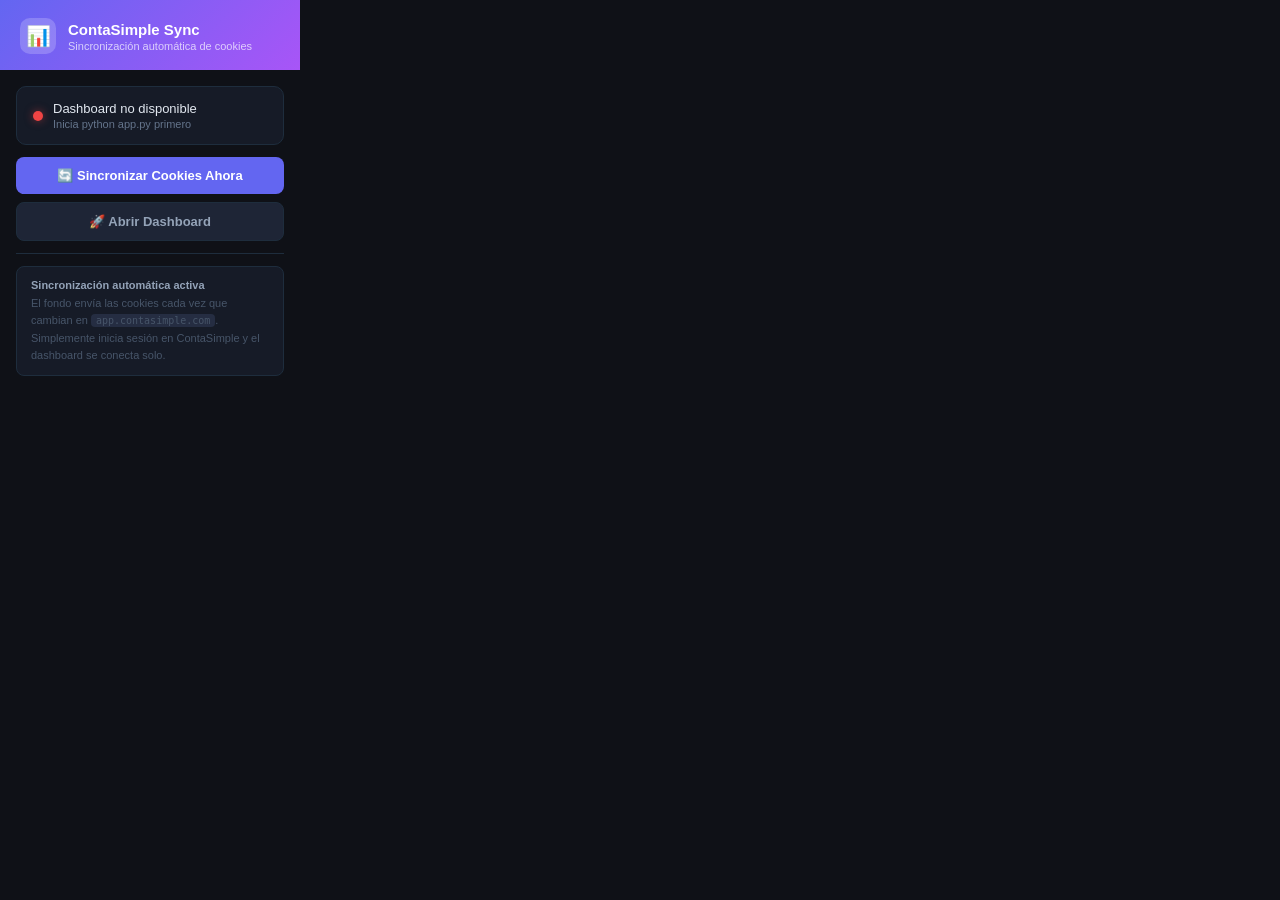
<file: contasimple_tool/extension/popup.html>
<!DOCTYPE html>
<html lang="es">
<head>
<meta charset="UTF-8">
<meta name="viewport" content="width=device-width,initial-scale=1">
<title>ContaSimple Sync</title>
<style>
*{margin:0;padding:0;box-sizing:border-box}
body{
  font-family:-apple-system,BlinkMacSystemFont,'Segoe UI',sans-serif;
  background:#0f1117;color:#e2e8f0;
  width:300px;padding:0;overflow:hidden;
}
.header{
  background:linear-gradient(135deg,#6366f1,#a855f7);
  padding:18px 20px 16px;
  display:flex;align-items:center;gap:12px;
}
.logo{width:36px;height:36px;background:rgba(255,255,255,.2);border-radius:10px;
  display:flex;align-items:center;justify-content:center;font-size:20px;flex-shrink:0}
.header-text h1{font-size:15px;font-weight:700;color:#fff}
.header-text p{font-size:11px;color:rgba(255,255,255,.7);margin-top:2px}

.body{padding:16px}

.status-card{
  background:#161b27;border:1px solid #1e2d3d;border-radius:10px;
  padding:14px 16px;margin-bottom:12px;display:flex;align-items:center;gap:10px;
}
.dot{width:10px;height:10px;border-radius:50%;background:#475569;flex-shrink:0}
.dot.ok{background:#22c55e;box-shadow:0 0 8px #22c55e80}
.dot.err{background:#ef4444;box-shadow:0 0 8px #ef444480}
.dot.loading{background:#f59e0b;animation:pulse .8s ease infinite}
@keyframes pulse{0%,100%{opacity:1}50%{opacity:.4}}
.status-text{font-size:13px;font-weight:500}
.status-sub{font-size:11px;color:#64748b;margin-top:2px}

.btn{
  width:100%;padding:11px;border-radius:8px;border:none;
  font-size:13px;font-weight:600;cursor:pointer;
  display:flex;align-items:center;justify-content:center;gap:7px;
  transition:.15s;font-family:inherit;margin-bottom:8px;
}
.btn-primary{background:#6366f1;color:#fff}
.btn-primary:hover:not(:disabled){background:#818cf8}
.btn-primary:disabled{opacity:.5;cursor:not-allowed}
.btn-ghost{background:#1e2536;color:#94a3b8;border:1px solid #1e2d3d}
.btn-ghost:hover{background:#252d42;color:#e2e8f0}

.divider{border:none;border-top:1px solid #1e2d3d;margin:12px 0}

.info{font-size:11px;color:#475569;line-height:1.6;padding:10px 14px;
  background:#161b27;border-radius:8px;border:1px solid #1e2d3d}
.info strong{color:#94a3b8}
.info code{background:#252d42;padding:1px 5px;border-radius:4px;font-family:monospace;font-size:10px}

.cookie-count{
  display:inline-flex;align-items:center;gap:5px;
  background:#6366f120;color:#818cf8;font-size:11px;font-weight:600;
  padding:3px 10px;border-radius:20px;margin-top:8px;
}

.auto-badge{
  display:flex;align-items:center;gap:6px;font-size:11px;color:#22c55e;
  background:#22c55e15;border:1px solid #22c55e30;border-radius:6px;
  padding:6px 10px;margin-top:8px;
}

.link{color:#818cf8;text-decoration:none;font-size:11px}
.link:hover{text-decoration:underline}
</style>
</head>
<body>

<div class="header">
  <div class="logo">📊</div>
  <div class="header-text">
    <h1>ContaSimple Sync</h1>
    <p>Sincronización automática de cookies</p>
  </div>
</div>

<div class="body">

  <!-- Estado del dashboard -->
  <div class="status-card">
    <div class="dot loading" id="dash-dot"></div>
    <div>
      <div class="status-text" id="dash-text">Comprobando dashboard...</div>
      <div class="status-sub" id="dash-sub">http://127.0.0.1:5050</div>
    </div>
  </div>

  <!-- Botón principal -->
  <button class="btn btn-primary" id="btn-sync" onclick="syncNow()">
    🔄 Sincronizar Cookies Ahora
  </button>
  <button class="btn btn-ghost" onclick="openDashboard()">
    🚀 Abrir Dashboard
  </button>

  <div id="result-area"></div>

  <hr class="divider">

  <!-- Info -->
  <div class="info">
    <strong>Sincronización automática activa</strong><br>
    El fondo envía las cookies cada vez que cambian en
    <code>app.contasimple.com</code>.<br>
    Simplemente inicia sesión en ContaSimple y el dashboard se conecta solo.
  </div>

</div>

<script src="popup.js"></script>
</body>
</html>
</file>
<file: fps_booster/ui/fonts.css>
/* Шрифты Inter и Unbounded (SIL Open Font License 1.1) встроены в программу,
   чтобы она работала без интернета и ничего не загружала при запуске. */
/* Inter cyrillic */
@font-face {
  font-family: "Inter";
  font-style: normal;
  font-weight: 400 700;
  font-display: swap;
  src: url([data-uri]) format("woff2");
  unicode-range: U+0301, U+0400-045F, U+0490-0491, U+04B0-04B1, U+2116;
}
/* Inter latin */
@font-face {
  font-family: "Inter";
  font-style: normal;
  font-weight: 400 700;
  font-display: swap;
  src: url([data-uri]) format("woff2");
  unicode-range: U+0000-00FF, U+0131, U+0152-0153, U+02BB-02BC, U+02C6, U+02DA, U+02DC, U+0304, U+0308, U+0329, U+2000-206F, U+20AC, U+2122, U+2191, U+2193, U+2212, U+2215, U+FEFF, U+FFFD;
}
/* Unbounded cyrillic */
@font-face {
  font-family: "Unbounded";
  font-style: normal;
  font-weight: 600 800;
  font-display: swap;
  src: url([data-uri]) format("woff2");
  unicode-range: U+0301, U+0400-045F, U+0490-0491, U+04B0-04B1, U+2116;
}
/* Unbounded latin */
@font-face {
  font-family: "Unbounded";
  font-style: normal;
  font-weight: 600 800;
  font-display: swap;
  src: url([data-uri]) format("woff2");
  unicode-range: U+0000-00FF, U+0131, U+0152-0153, U+02BB-02BC, U+02C6, U+02DA, U+02DC, U+0304, U+0308, U+0329, U+2000-206F, U+20AC, U+2122, U+2191, U+2193, U+2212, U+2215, U+FEFF, U+FFFD;
}
</file>
<file: mic_booster/ui/fonts.css>
/* Шрифты Inter и Unbounded (SIL Open Font License 1.1) встроены в программу,
   чтобы она работала без интернета и ничего не загружала при запуске. */
/* Inter cyrillic */
@font-face {
  font-family: "Inter";
  font-style: normal;
  font-weight: 400 700;
  font-display: swap;
  src: url([data-uri]) format("woff2");
  unicode-range: U+0301, U+0400-045F, U+0490-0491, U+04B0-04B1, U+2116;
}
/* Inter latin */
@font-face {
  font-family: "Inter";
  font-style: normal;
  font-weight: 400 700;
  font-display: swap;
  src: url([data-uri]) format("woff2");
  unicode-range: U+0000-00FF, U+0131, U+0152-0153, U+02BB-02BC, U+02C6, U+02DA, U+02DC, U+0304, U+0308, U+0329, U+2000-206F, U+20AC, U+2122, U+2191, U+2193, U+2212, U+2215, U+FEFF, U+FFFD;
}
/* Unbounded cyrillic */
@font-face {
  font-family: "Unbounded";
  font-style: normal;
  font-weight: 600 800;
  font-display: swap;
  src: url([data-uri]) format("woff2");
  unicode-range: U+0301, U+0400-045F, U+0490-0491, U+04B0-04B1, U+2116;
}
/* Unbounded latin */
@font-face {
  font-family: "Unbounded";
  font-style: normal;
  font-weight: 600 800;
  font-display: swap;
  src: url([data-uri]) format("woff2");
  unicode-range: U+0000-00FF, U+0131, U+0152-0153, U+02BB-02BC, U+02C6, U+02DA, U+02DC, U+0304, U+0308, U+0329, U+2000-206F, U+20AC, U+2122, U+2191, U+2193, U+2212, U+2215, U+FEFF, U+FFFD;
}
</file>
